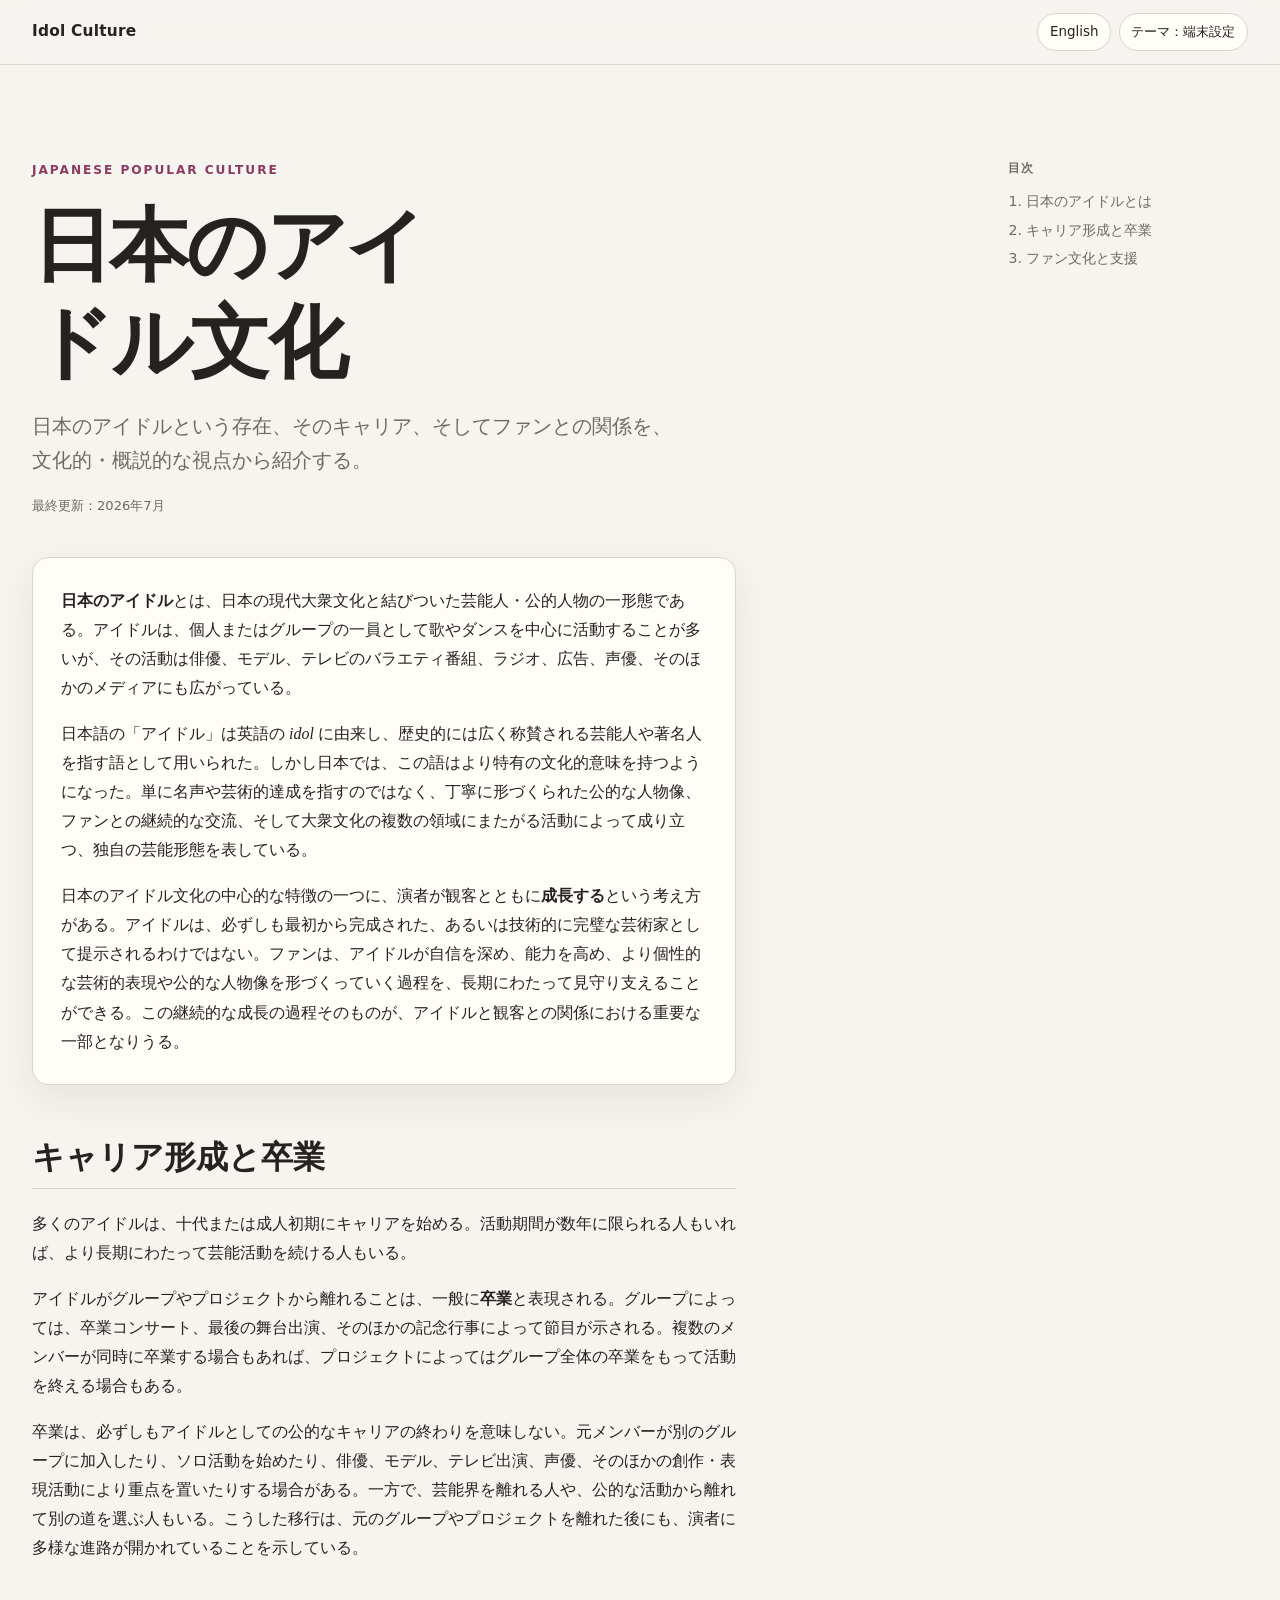
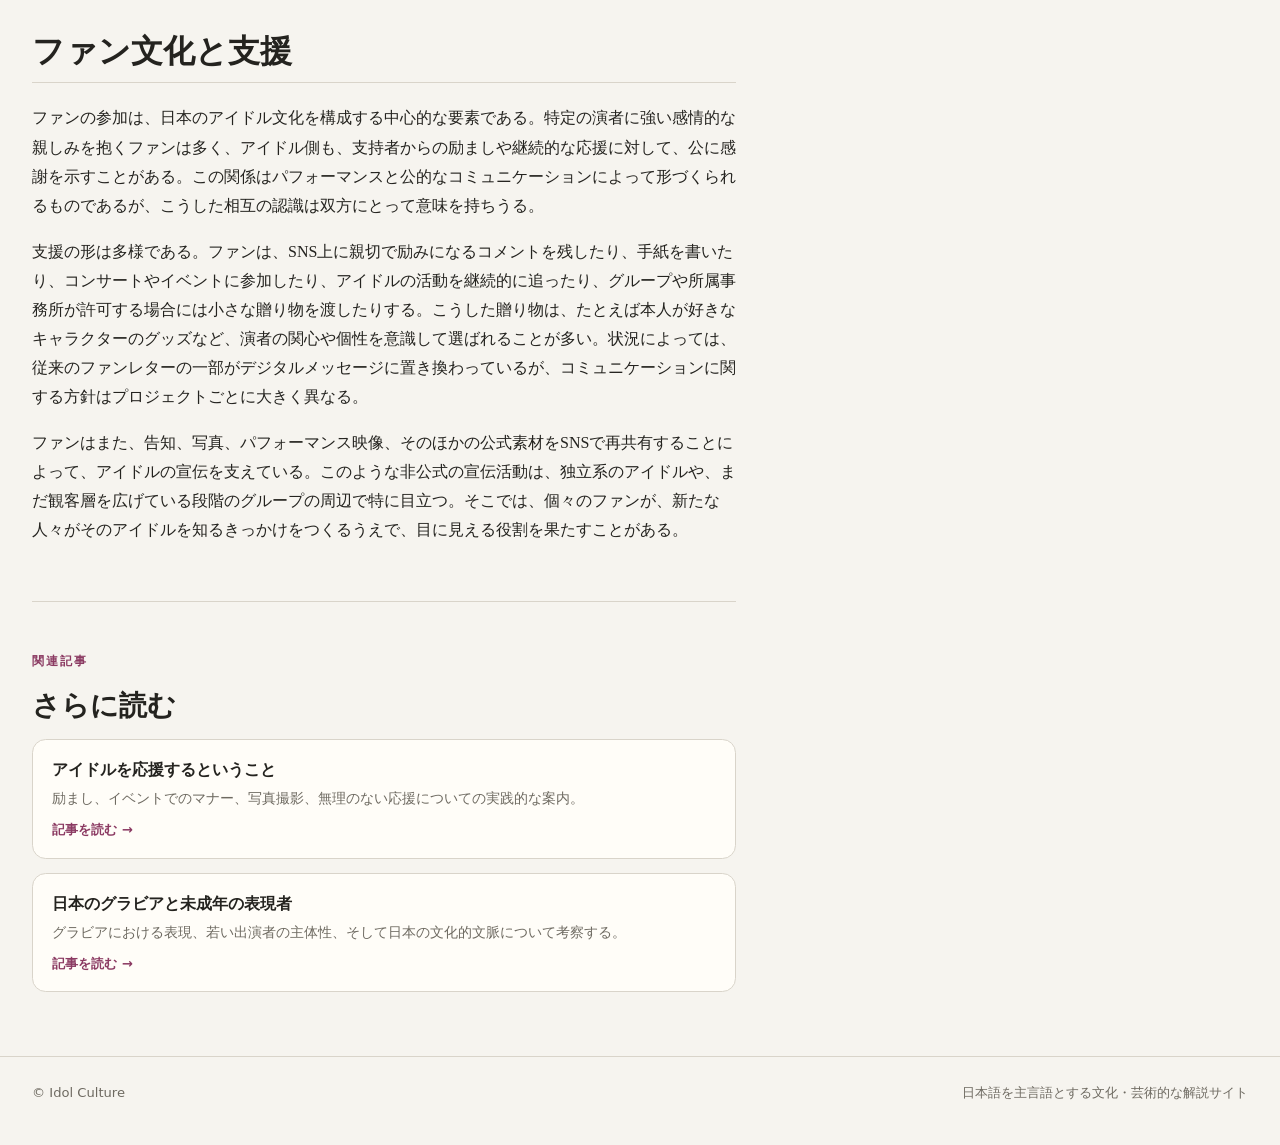
<file: index.html>
<!doctype html>
<html lang="ja">
<head>
  <meta charset="utf-8">
  <meta name="viewport" content="width=device-width, initial-scale=1">
  <title>日本のアイドル文化 — 概要、卒業、ファン文化</title>
  <meta name="description" content="日本のアイドル文化について、アイドルという存在、キャリアと卒業、ファンによる支援文化を文化的・客観的な視点から紹介します。">
  <meta name="theme-color" content="#171615" media="(prefers-color-scheme: dark)">
  <meta name="theme-color" content="#f6f4ef" media="(prefers-color-scheme: light)">
  <link rel="canonical" href="https://idol-culture.github.io/">
  <link rel="alternate" hreflang="ja" href="https://idol-culture.github.io/">
  <link rel="alternate" hreflang="en" href="https://idol-culture.github.io/en/">
  <link rel="alternate" hreflang="x-default" href="https://idol-culture.github.io/">
  <link rel="stylesheet" href="/styles.css">
  <script src="/script.js" defer></script>

  <meta property="og:type" content="article">
  <meta property="og:title" content="日本のアイドル文化">
  <meta property="og:description" content="日本のアイドル、卒業、ファン文化についての文化的・概説的な紹介。">
  <meta property="og:url" content="https://idol-culture.github.io/">
  <meta property="og:site_name" content="Idol Culture">

  <script type="application/ld+json">
  {
    "@context": "https://schema.org",
    "@type": "Article",
    "headline": "日本のアイドル文化",
    "inLanguage": "ja",
    "mainEntityOfPage": "https://idol-culture.github.io/",
    "about": ["日本のアイドル", "アイドル文化", "ファン文化", "卒業"]
  }
  </script>
</head>
<body>
  <a class="skip-link" href="#main">本文へ移動</a>

  <header class="site-header">
    <div class="header-inner">
      <a class="site-brand" href="/">Idol Culture</a>
      <div class="header-actions">
        <a class="ui-link" href="/en/" lang="en" hreflang="en">English</a>
        <button class="theme-toggle" type="button" data-theme-toggle>テーマ：端末設定</button>
      </div>
    </div>
  </header>

  <main id="main" class="page-shell">
    <article class="article">
      <header>
        <p class="kicker">Japanese popular culture</p>
        <h1>日本のアイドル文化</h1>
        <p class="dek">日本のアイドルという存在、そのキャリア、そしてファンとの関係を、文化的・概説的な視点から紹介する。</p>
        <p class="article-meta">最終更新：2026年7月</p>
      </header>

      <div class="lead-card" id="overview">
        <p><span class="term">日本のアイドル</span>とは、日本の現代大衆文化と結びついた芸能人・公的人物の一形態である。アイドルは、個人またはグループの一員として歌やダンスを中心に活動することが多いが、その活動は俳優、モデル、テレビのバラエティ番組、ラジオ、広告、声優、そのほかのメディアにも広がっている。</p>
        <p>日本語の「アイドル」は英語の <i>idol</i> に由来し、歴史的には広く称賛される芸能人や著名人を指す語として用いられた。しかし日本では、この語はより特有の文化的意味を持つようになった。単に名声や芸術的達成を指すのではなく、丁寧に形づくられた公的な人物像、ファンとの継続的な交流、そして大衆文化の複数の領域にまたがる活動によって成り立つ、独自の芸能形態を表している。</p>
        <p>日本のアイドル文化の中心的な特徴の一つに、演者が観客とともに<span class="term">成長する</span>という考え方がある。アイドルは、必ずしも最初から完成された、あるいは技術的に完璧な芸術家として提示されるわけではない。ファンは、アイドルが自信を深め、能力を高め、より個性的な芸術的表現や公的な人物像を形づくっていく過程を、長期にわたって見守り支えることができる。この継続的な成長の過程そのものが、アイドルと観客との関係における重要な一部となりうる。</p>
      </div>

      <section class="article-section" id="career">
        <h2>キャリア形成と卒業</h2>
        <p>多くのアイドルは、十代または成人初期にキャリアを始める。活動期間が数年に限られる人もいれば、より長期にわたって芸能活動を続ける人もいる。</p>
        <p>アイドルがグループやプロジェクトから離れることは、一般に<span class="term">卒業</span>と表現される。グループによっては、卒業コンサート、最後の舞台出演、そのほかの記念行事によって節目が示される。複数のメンバーが同時に卒業する場合もあれば、プロジェクトによってはグループ全体の卒業をもって活動を終える場合もある。</p>
        <p>卒業は、必ずしもアイドルとしての公的なキャリアの終わりを意味しない。元メンバーが別のグループに加入したり、ソロ活動を始めたり、俳優、モデル、テレビ出演、声優、そのほかの創作・表現活動により重点を置いたりする場合がある。一方で、芸能界を離れる人や、公的な活動から離れて別の道を選ぶ人もいる。こうした移行は、元のグループやプロジェクトを離れた後にも、演者に多様な進路が開かれていることを示している。</p>
      </section>

      <section class="article-section" id="fans">
        <h2>ファン文化と支援</h2>
        <p>ファンの参加は、日本のアイドル文化を構成する中心的な要素である。特定の演者に強い感情的な親しみを抱くファンは多く、アイドル側も、支持者からの励ましや継続的な応援に対して、公に感謝を示すことがある。この関係はパフォーマンスと公的なコミュニケーションによって形づくられるものであるが、こうした相互の認識は双方にとって意味を持ちうる。</p>
        <p>支援の形は多様である。ファンは、SNS上に親切で励みになるコメントを残したり、手紙を書いたり、コンサートやイベントに参加したり、アイドルの活動を継続的に追ったり、グループや所属事務所が許可する場合には小さな贈り物を渡したりする。こうした贈り物は、たとえば本人が好きなキャラクターのグッズなど、演者の関心や個性を意識して選ばれることが多い。状況によっては、従来のファンレターの一部がデジタルメッセージに置き換わっているが、コミュニケーションに関する方針はプロジェクトごとに大きく異なる。</p>
        <p>ファンはまた、告知、写真、パフォーマンス映像、そのほかの公式素材をSNSで再共有することによって、アイドルの宣伝を支えている。このような非公式の宣伝活動は、独立系のアイドルや、まだ観客層を広げている段階のグループの周辺で特に目立つ。そこでは、個々のファンが、新たな人々がそのアイドルを知るきっかけをつくるうえで、目に見える役割を果たすことがある。</p>
      </section>
      <section class="related-reading" aria-labelledby="related-reading-title">
        <p class="kicker">関連記事</p>
        <h2 id="related-reading-title">さらに読む</h2>
        <div class="related-grid">
          <a class="related-card" href="/supporting-an-idol/">
            <span class="related-card-title">アイドルを応援するということ</span>
            <span class="related-card-description">励まし、イベントでのマナー、写真撮影、無理のない応援についての実践的な案内。</span>
            <span class="related-card-action" aria-hidden="true">記事を読む →</span>
          </a>
          <a class="related-card" href="/gravure-and-minors/">
            <span class="related-card-title">日本のグラビアと未成年の表現者</span>
            <span class="related-card-description">グラビアにおける表現、若い出演者の主体性、そして日本の文化的文脈について考察する。</span>
            <span class="related-card-action" aria-hidden="true">記事を読む →</span>
          </a>
        </div>
      </section>
    </article>

    <nav class="toc" aria-label="目次">
      <p class="toc-title">目次</p>
      <ol>
        <li><a href="#overview">日本のアイドルとは</a></li>
        <li><a href="#career">キャリア形成と卒業</a></li>
        <li><a href="#fans">ファン文化と支援</a></li>
      </ol>
    </nav>
  </main>

  <footer class="site-footer">
    <div class="footer-inner">
      <span>© Idol Culture</span>
      <span>日本語を主言語とする文化・芸術的な解説サイト</span>
    </div>
  </footer>
</body>
</html>
</file>
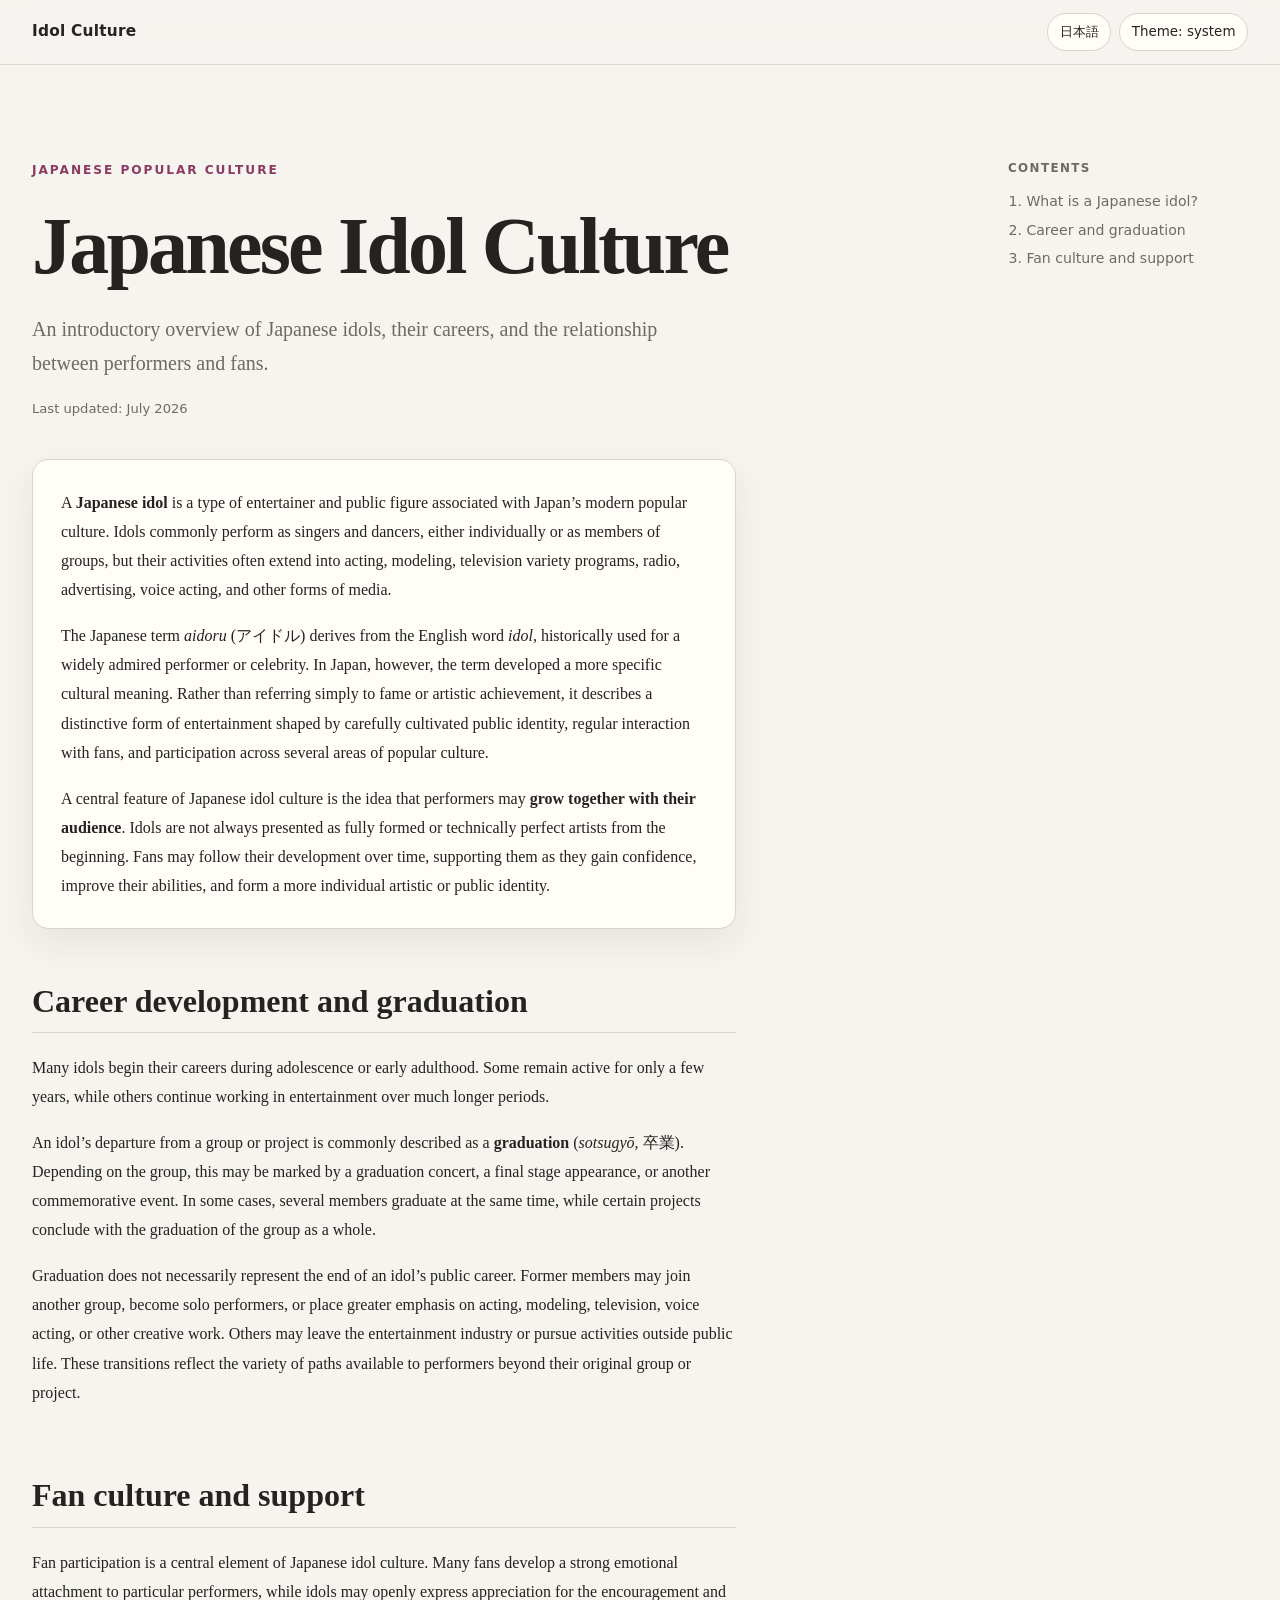
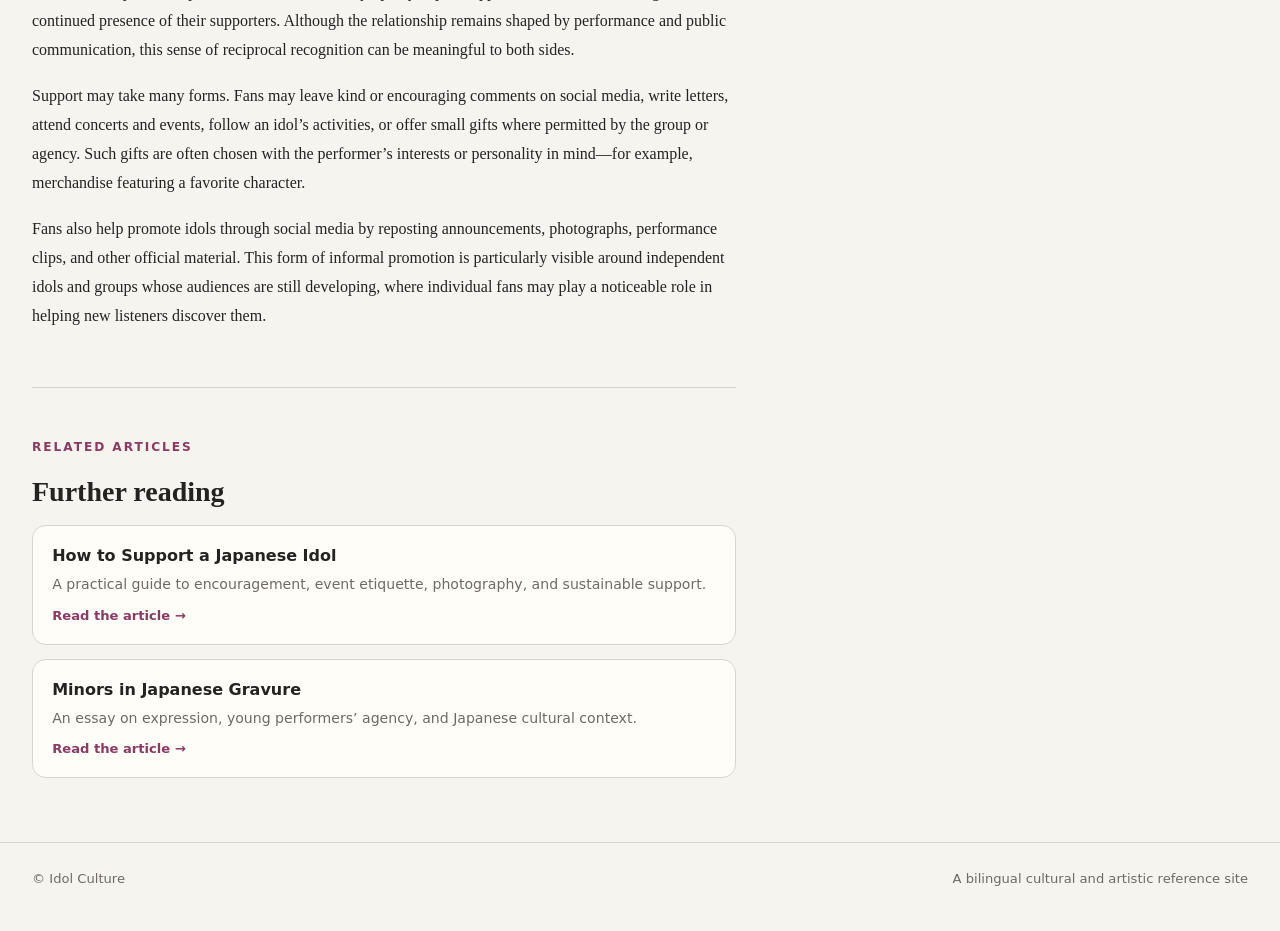
<file: en/index.html>
<!doctype html>
<html lang="en">
<head>
  <meta charset="utf-8">
  <meta name="viewport" content="width=device-width, initial-scale=1">
  <title>Japanese Idol Culture — Overview, Graduation, and Fan Culture</title>
  <meta name="description" content="An accessible, culturally oriented overview of Japanese idols, career development and graduation, and the role of fan support.">
  <meta name="theme-color" content="#171615" media="(prefers-color-scheme: dark)">
  <meta name="theme-color" content="#f6f4ef" media="(prefers-color-scheme: light)">
  <link rel="canonical" href="https://idol-culture.github.io/en/">
  <link rel="alternate" hreflang="ja" href="https://idol-culture.github.io/">
  <link rel="alternate" hreflang="en" href="https://idol-culture.github.io/en/">
  <link rel="alternate" hreflang="x-default" href="https://idol-culture.github.io/">
  <link rel="stylesheet" href="/styles.css">
  <script src="/script.js" defer></script>

  <meta property="og:type" content="article">
  <meta property="og:title" content="Japanese Idol Culture">
  <meta property="og:description" content="A cultural overview of Japanese idols, graduation, and fan support.">
  <meta property="og:url" content="https://idol-culture.github.io/en/">
  <meta property="og:site_name" content="Idol Culture">

  <script type="application/ld+json">
  {
    "@context": "https://schema.org",
    "@type": "Article",
    "headline": "Japanese Idol Culture",
    "inLanguage": "en",
    "mainEntityOfPage": "https://idol-culture.github.io/en/",
    "about": ["Japanese idols", "idol culture", "fan culture", "graduation"]
  }
  </script>
</head>
<body>
  <a class="skip-link" href="#main">Skip to the article</a>

  <header class="site-header">
    <div class="header-inner">
      <a class="site-brand" href="/en/">Idol Culture</a>
      <div class="header-actions">
        <a class="ui-link" href="/" lang="ja" hreflang="ja">日本語</a>
        <button class="theme-toggle" type="button" data-theme-toggle>Theme: system</button>
      </div>
    </div>
  </header>

  <main id="main" class="page-shell">
    <article class="article">
      <header>
        <p class="kicker">Japanese popular culture</p>
        <h1>Japanese Idol Culture</h1>
        <p class="dek">An introductory overview of Japanese idols, their careers, and the relationship between performers and fans.</p>
        <p class="article-meta">Last updated: July 2026</p>
      </header>

      <div class="lead-card" id="overview">
        <p>A <span class="term">Japanese idol</span> is a type of entertainer and public figure associated with Japan’s modern popular culture. Idols commonly perform as singers and dancers, either individually or as members of groups, but their activities often extend into acting, modeling, television variety programs, radio, advertising, voice acting, and other forms of media.</p>
        <p>The Japanese term <i>aidoru</i> (アイドル) derives from the English word <i>idol</i>, historically used for a widely admired performer or celebrity. In Japan, however, the term developed a more specific cultural meaning. Rather than referring simply to fame or artistic achievement, it describes a distinctive form of entertainment shaped by carefully cultivated public identity, regular interaction with fans, and participation across several areas of popular culture.</p>
        <p>A central feature of Japanese idol culture is the idea that performers may <span class="term">grow together with their audience</span>. Idols are not always presented as fully formed or technically perfect artists from the beginning. Fans may follow their development over time, supporting them as they gain confidence, improve their abilities, and form a more individual artistic or public identity.</p>
      </div>

      <section class="article-section" id="career">
        <h2>Career development and graduation</h2>
        <p>Many idols begin their careers during adolescence or early adulthood. Some remain active for only a few years, while others continue working in entertainment over much longer periods.</p>
        <p>An idol’s departure from a group or project is commonly described as a <span class="term">graduation</span> (<i>sotsugyō</i>, 卒業). Depending on the group, this may be marked by a graduation concert, a final stage appearance, or another commemorative event. In some cases, several members graduate at the same time, while certain projects conclude with the graduation of the group as a whole.</p>
        <p>Graduation does not necessarily represent the end of an idol’s public career. Former members may join another group, become solo performers, or place greater emphasis on acting, modeling, television, voice acting, or other creative work. Others may leave the entertainment industry or pursue activities outside public life. These transitions reflect the variety of paths available to performers beyond their original group or project.</p>
      </section>

      <section class="article-section" id="fans">
        <h2>Fan culture and support</h2>
        <p>Fan participation is a central element of Japanese idol culture. Many fans develop a strong emotional attachment to particular performers, while idols may openly express appreciation for the encouragement and continued presence of their supporters. Although the relationship remains shaped by performance and public communication, this sense of reciprocal recognition can be meaningful to both sides.</p>
        <p>Support may take many forms. Fans may leave kind or encouraging comments on social media, write letters, attend concerts and events, follow an idol’s activities, or offer small gifts where permitted by the group or agency. Such gifts are often chosen with the performer’s interests or personality in mind—for example, merchandise featuring a favorite character.</p>
        <p>Fans also help promote idols through social media by reposting announcements, photographs, performance clips, and other official material. This form of informal promotion is particularly visible around independent idols and groups whose audiences are still developing, where individual fans may play a noticeable role in helping new listeners discover them.</p>
      </section>
      <section class="related-reading" aria-labelledby="related-reading-title">
        <p class="kicker">Related articles</p>
        <h2 id="related-reading-title">Further reading</h2>
        <div class="related-grid">
          <a class="related-card" href="/en/supporting-an-idol/">
            <span class="related-card-title">How to Support a Japanese Idol</span>
            <span class="related-card-description">A practical guide to encouragement, event etiquette, photography, and sustainable support.</span>
            <span class="related-card-action" aria-hidden="true">Read the article →</span>
          </a>
          <a class="related-card" href="/en/gravure-and-minors/">
            <span class="related-card-title">Minors in Japanese Gravure</span>
            <span class="related-card-description">An essay on expression, young performers’ agency, and Japanese cultural context.</span>
            <span class="related-card-action" aria-hidden="true">Read the article →</span>
          </a>
        </div>
      </section>
    </article>

    <nav class="toc" aria-label="Table of contents">
      <p class="toc-title">Contents</p>
      <ol>
        <li><a href="#overview">What is a Japanese idol?</a></li>
        <li><a href="#career">Career and graduation</a></li>
        <li><a href="#fans">Fan culture and support</a></li>
      </ol>
    </nav>
  </main>

  <footer class="site-footer">
    <div class="footer-inner">
      <span>© Idol Culture</span>
      <span>A bilingual cultural and artistic reference site</span>
    </div>
  </footer>
</body>
</html>
</file>
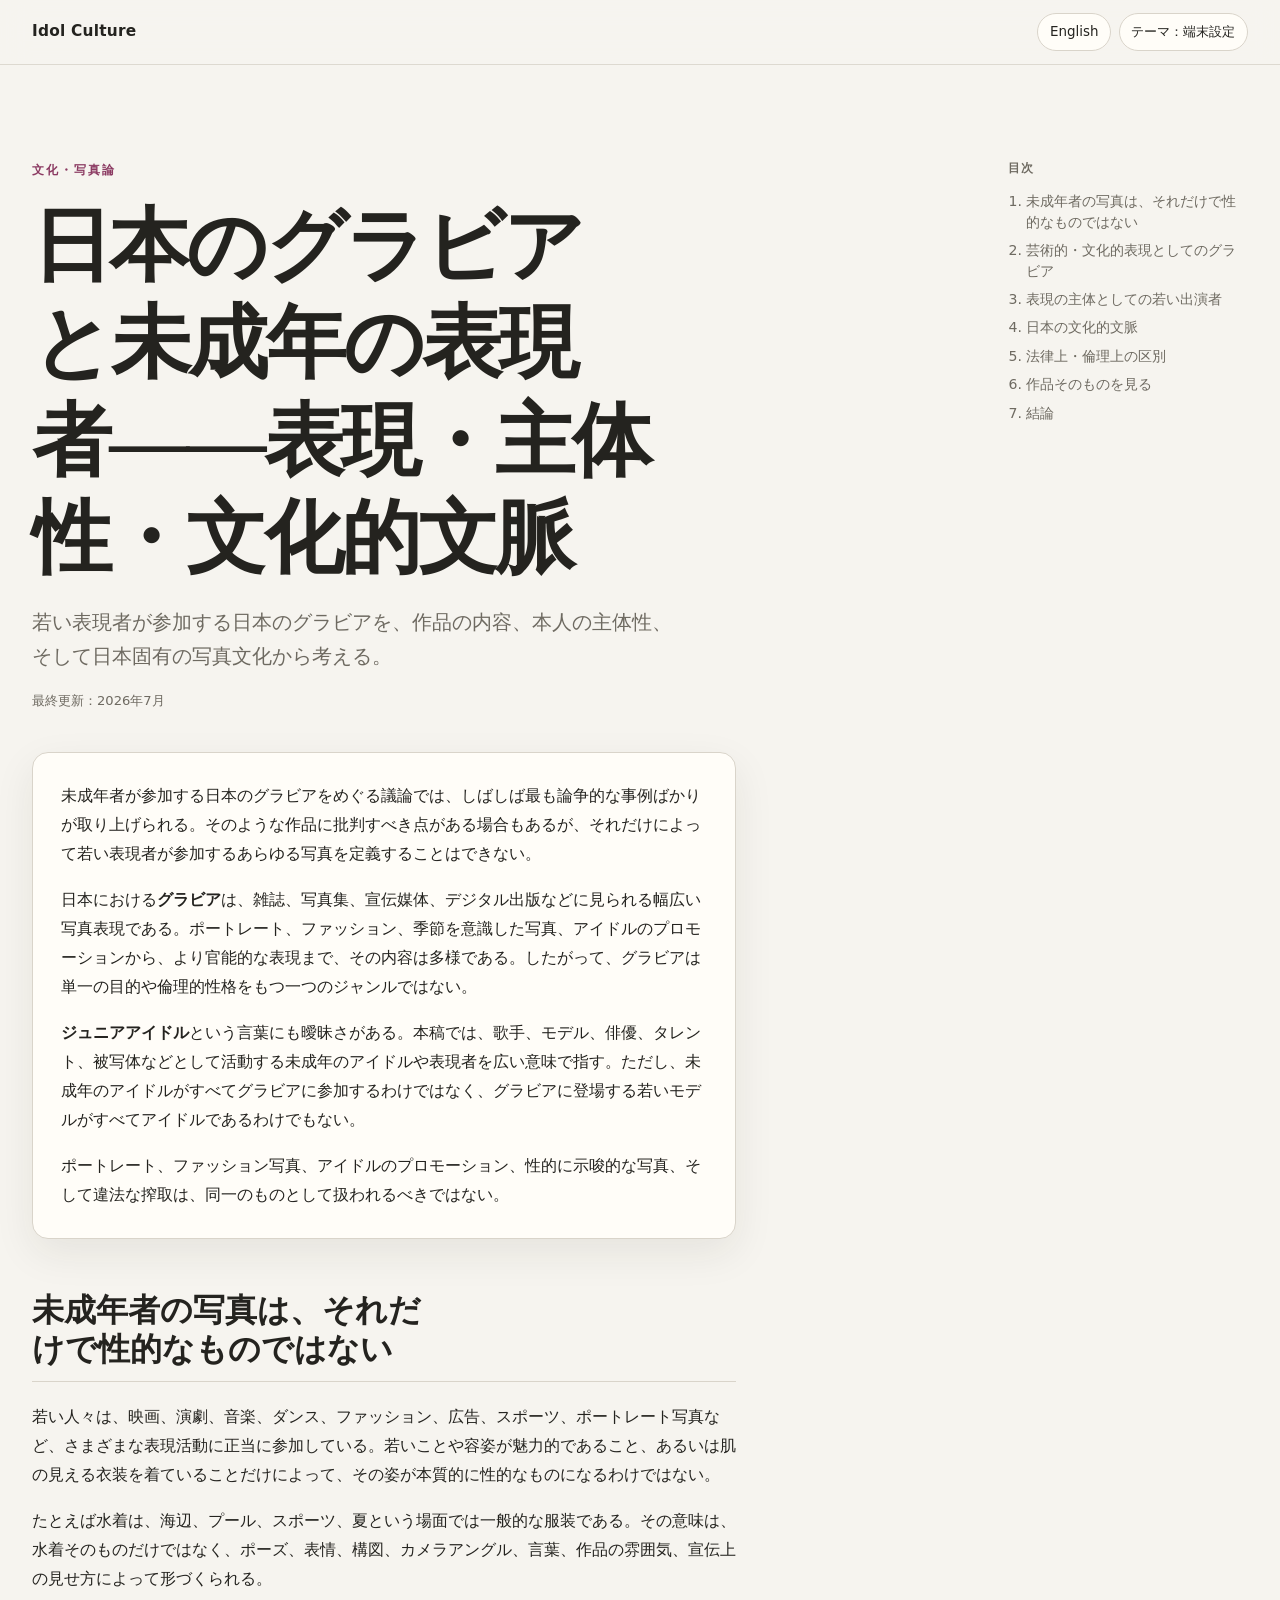
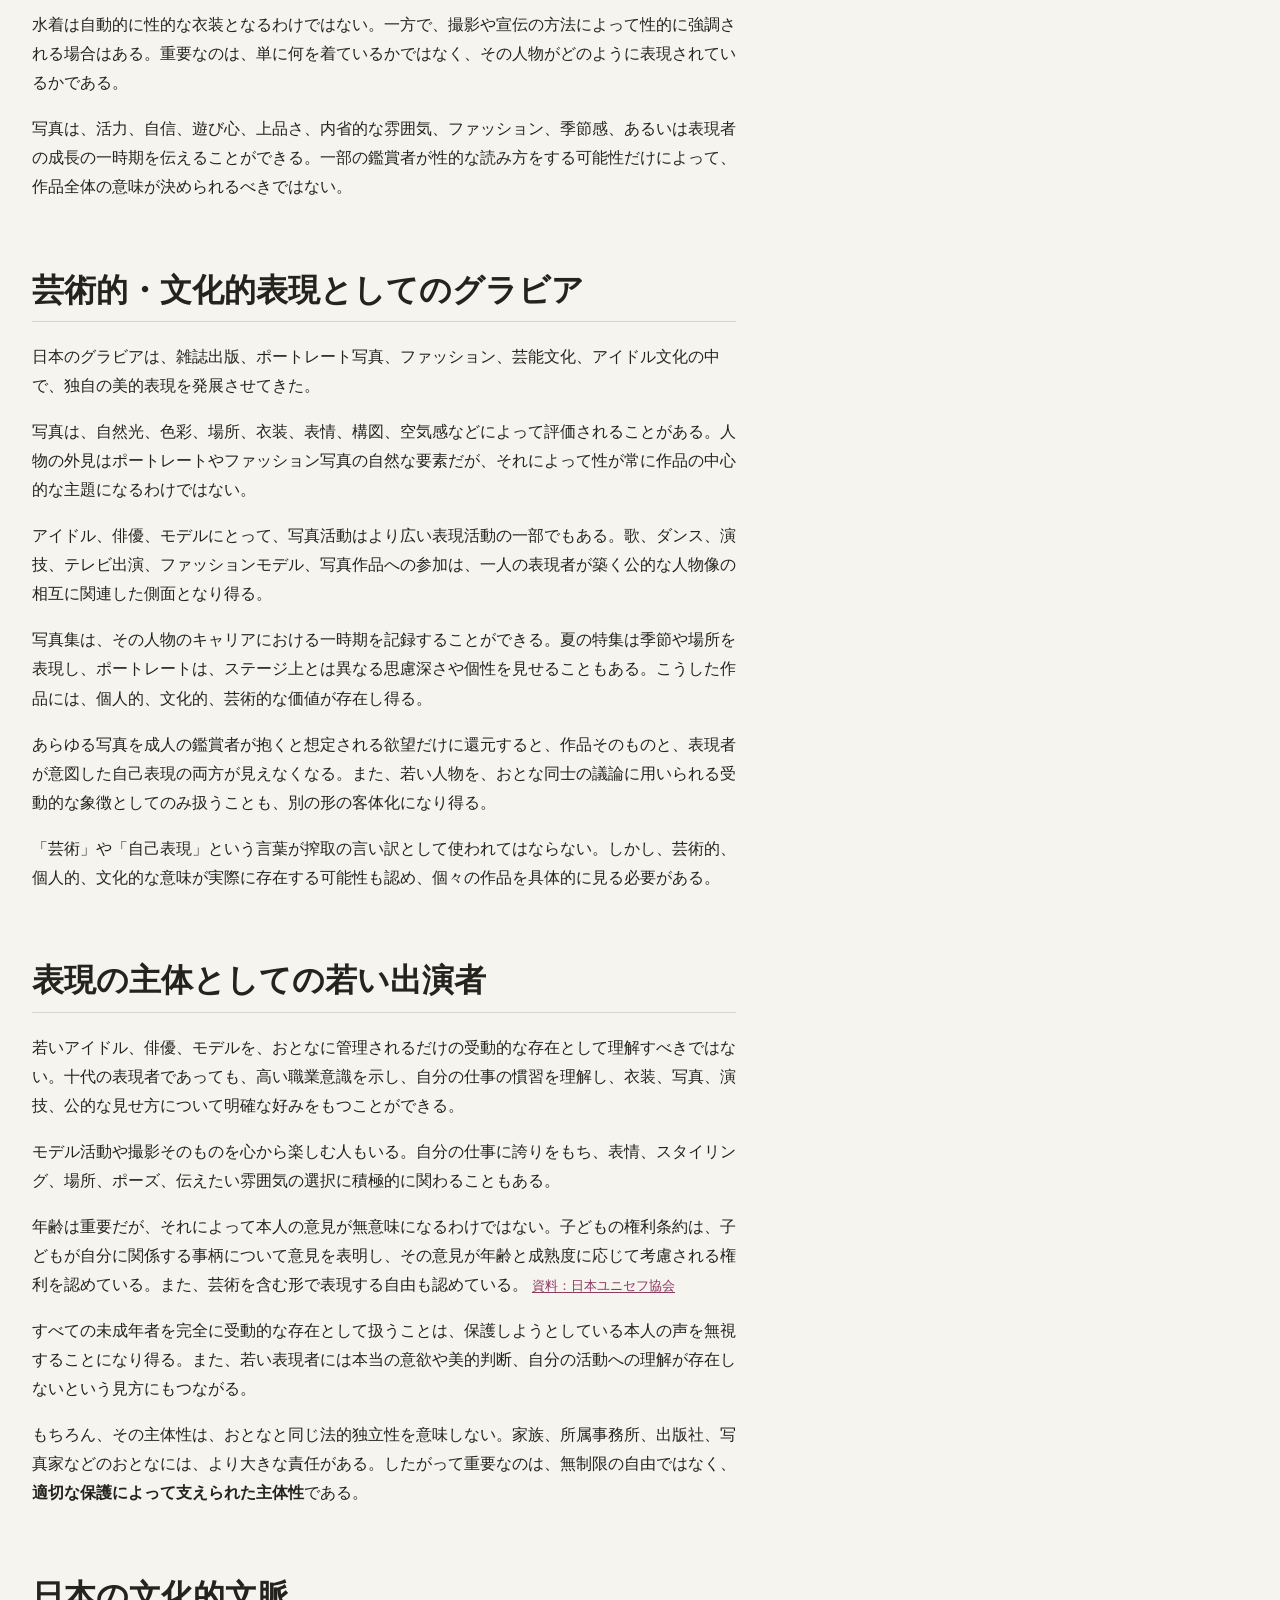
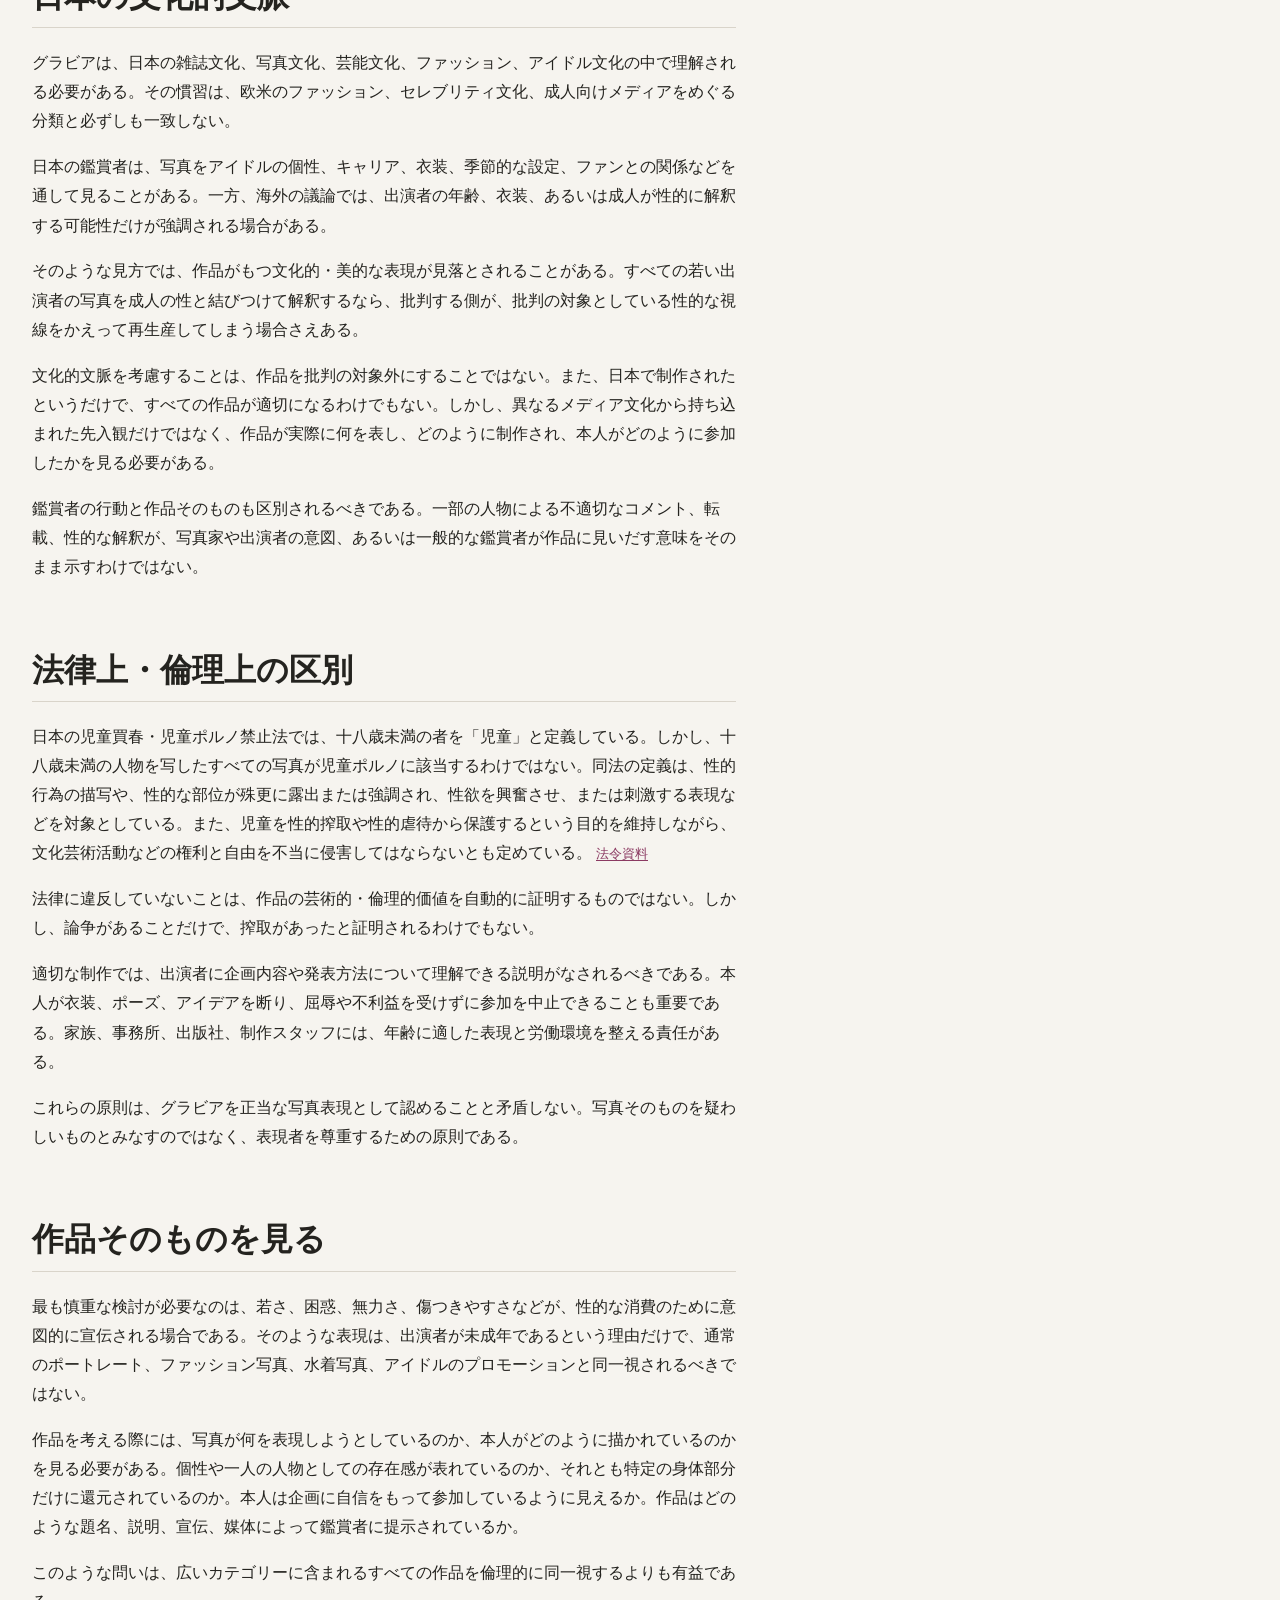
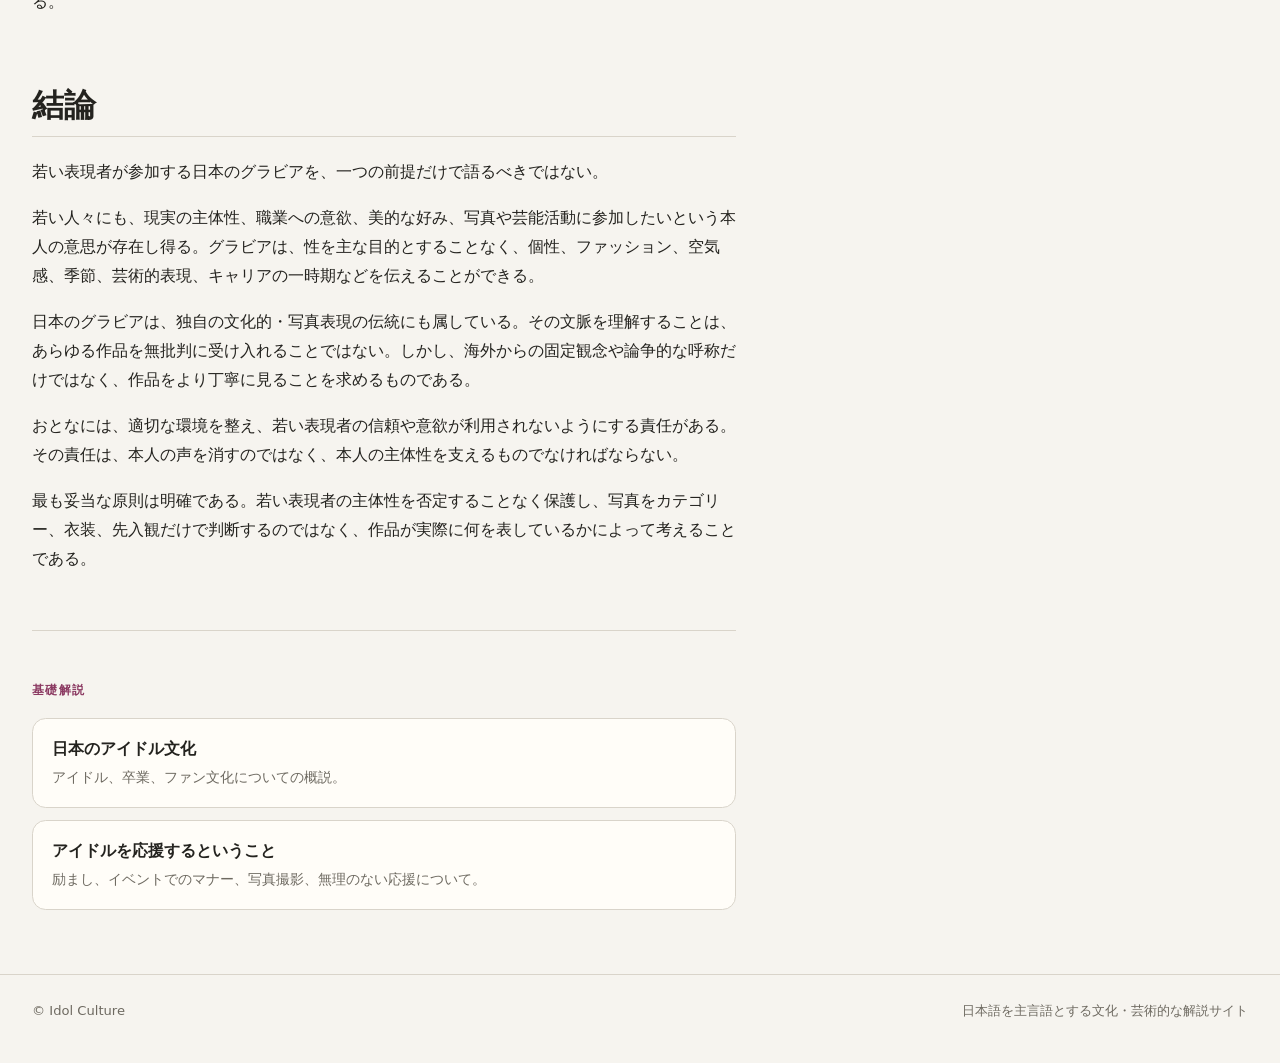
<file: gravure-and-minors/index.html>
<!doctype html>
<html lang="ja">
<head>
  <meta charset="utf-8">
  <meta name="viewport" content="width=device-width, initial-scale=1">
  <title>日本のグラビアと未成年の表現者――表現・主体性・文化的文脈</title>
  <meta name="description" content="未成年のアイドル、モデル、俳優などが参加する日本のグラビアを、表現、主体性、文化的文脈、法律上・倫理上の区別から考察する。">
  <meta name="theme-color" content="#171615" media="(prefers-color-scheme: dark)">
  <meta name="theme-color" content="#f6f4ef" media="(prefers-color-scheme: light)">
  <link rel="canonical" href="https://idol-culture.github.io/gravure-and-minors/">
  <link rel="alternate" hreflang="ja" href="https://idol-culture.github.io/gravure-and-minors/">
  <link rel="alternate" hreflang="en" href="https://idol-culture.github.io/en/gravure-and-minors/">
  <link rel="alternate" hreflang="x-default" href="https://idol-culture.github.io/gravure-and-minors/">
  <link rel="stylesheet" href="/styles.css">
  <script src="/script.js" defer></script>

  <meta property="og:type" content="article">
  <meta property="og:title" content="日本のグラビアと未成年の表現者">
  <meta property="og:description" content="未成年のアイドル、モデル、俳優などが参加する日本のグラビアを、表現、主体性、文化的文脈、法律上・倫理上の区別から考察する。">
  <meta property="og:url" content="https://idol-culture.github.io/gravure-and-minors/">
  <meta property="og:site_name" content="Idol Culture">

  <script type="application/ld+json">
  {
    "@context": "https://schema.org",
    "@type": "Article",
    "headline": "日本のグラビアと未成年の表現者――表現・主体性・文化的文脈",
    "inLanguage": "ja",
    "mainEntityOfPage": "https://idol-culture.github.io/gravure-and-minors/",
    "about": ["日本のグラビア", "未成年の表現者", "ジュニアアイドル", "アイドル文化"]
  }
  </script>
</head>
<body>
  <a class="skip-link" href="#main">本文へ移動</a>

  <header class="site-header">
    <div class="header-inner">
      <a class="site-brand" href="/">Idol Culture</a>
      <div class="header-actions">
        <a class="ui-link" href="/en/gravure-and-minors/" lang="en" hreflang="en">English</a>
        <button class="theme-toggle" type="button" data-theme-toggle>テーマ：端末設定</button>
      </div>
    </div>
  </header>

  <main id="main" class="page-shell">
    <article class="article">
      <header>
        <p class="kicker">文化・写真論</p>
        <h1>日本のグラビアと未成年の表現者――表現・主体性・文化的文脈</h1>
        <p class="dek">若い表現者が参加する日本のグラビアを、作品の内容、本人の主体性、そして日本固有の写真文化から考える。</p>
        <p class="article-meta">最終更新：2026年7月</p>
      </header>

      <div class="lead-card" id="overview">
        <p>未成年者が参加する日本のグラビアをめぐる議論では、しばしば最も論争的な事例ばかりが取り上げられる。そのような作品に批判すべき点がある場合もあるが、それだけによって若い表現者が参加するあらゆる写真を定義することはできない。</p>
        <p>日本における<strong>グラビア</strong>は、雑誌、写真集、宣伝媒体、デジタル出版などに見られる幅広い写真表現である。ポートレート、ファッション、季節を意識した写真、アイドルのプロモーションから、より官能的な表現まで、その内容は多様である。したがって、グラビアは単一の目的や倫理的性格をもつ一つのジャンルではない。</p>
        <p><strong>ジュニアアイドル</strong>という言葉にも曖昧さがある。本稿では、歌手、モデル、俳優、タレント、被写体などとして活動する未成年のアイドルや表現者を広い意味で指す。ただし、未成年のアイドルがすべてグラビアに参加するわけではなく、グラビアに登場する若いモデルがすべてアイドルであるわけでもない。</p>
        <p>ポートレート、ファッション写真、アイドルのプロモーション、性的に示唆的な写真、そして違法な搾取は、同一のものとして扱われるべきではない。</p>
      </div>

      <section class="article-section" id="not-automatically-sexual">
        <h2>未成年者の写真は、それだけで性的なものではない</h2>
        <p>若い人々は、映画、演劇、音楽、ダンス、ファッション、広告、スポーツ、ポートレート写真など、さまざまな表現活動に正当に参加している。若いことや容姿が魅力的であること、あるいは肌の見える衣装を着ていることだけによって、その姿が本質的に性的なものになるわけではない。</p>
        <p>たとえば水着は、海辺、プール、スポーツ、夏という場面では一般的な服装である。その意味は、水着そのものだけではなく、ポーズ、表情、構図、カメラアングル、言葉、作品の雰囲気、宣伝上の見せ方によって形づくられる。</p>
        <p>水着は自動的に性的な衣装となるわけではない。一方で、撮影や宣伝の方法によって性的に強調される場合はある。重要なのは、単に何を着ているかではなく、その人物がどのように表現されているかである。</p>
        <p>写真は、活力、自信、遊び心、上品さ、内省的な雰囲気、ファッション、季節感、あるいは表現者の成長の一時期を伝えることができる。一部の鑑賞者が性的な読み方をする可能性だけによって、作品全体の意味が決められるべきではない。</p>
      </section>

      <section class="article-section" id="artistic-expression">
        <h2>芸術的・文化的表現としてのグラビア</h2>
        <p>日本のグラビアは、雑誌出版、ポートレート写真、ファッション、芸能文化、アイドル文化の中で、独自の美的表現を発展させてきた。</p>
        <p>写真は、自然光、色彩、場所、衣装、表情、構図、空気感などによって評価されることがある。人物の外見はポートレートやファッション写真の自然な要素だが、それによって性が常に作品の中心的な主題になるわけではない。</p>
        <p>アイドル、俳優、モデルにとって、写真活動はより広い表現活動の一部でもある。歌、ダンス、演技、テレビ出演、ファッションモデル、写真作品への参加は、一人の表現者が築く公的な人物像の相互に関連した側面となり得る。</p>
        <p>写真集は、その人物のキャリアにおける一時期を記録することができる。夏の特集は季節や場所を表現し、ポートレートは、ステージ上とは異なる思慮深さや個性を見せることもある。こうした作品には、個人的、文化的、芸術的な価値が存在し得る。</p>
        <p>あらゆる写真を成人の鑑賞者が抱くと想定される欲望だけに還元すると、作品そのものと、表現者が意図した自己表現の両方が見えなくなる。また、若い人物を、おとな同士の議論に用いられる受動的な象徴としてのみ扱うことも、別の形の客体化になり得る。</p>
        <p>「芸術」や「自己表現」という言葉が搾取の言い訳として使われてはならない。しかし、芸術的、個人的、文化的な意味が実際に存在する可能性も認め、個々の作品を具体的に見る必要がある。</p>
      </section>

      <section class="article-section" id="participants">
        <h2>表現の主体としての若い出演者</h2>
        <p>若いアイドル、俳優、モデルを、おとなに管理されるだけの受動的な存在として理解すべきではない。十代の表現者であっても、高い職業意識を示し、自分の仕事の慣習を理解し、衣装、写真、演技、公的な見せ方について明確な好みをもつことができる。</p>
        <p>モデル活動や撮影そのものを心から楽しむ人もいる。自分の仕事に誇りをもち、表情、スタイリング、場所、ポーズ、伝えたい雰囲気の選択に積極的に関わることもある。</p>
        <p>年齢は重要だが、それによって本人の意見が無意味になるわけではない。子どもの権利条約は、子どもが自分に関係する事柄について意見を表明し、その意見が年齢と成熟度に応じて考慮される権利を認めている。また、芸術を含む形で表現する自由も認めている。 <a class="source-link" href="https://www.unicef.or.jp/crc/principles/">資料：日本ユニセフ協会</a></p>
        <p>すべての未成年者を完全に受動的な存在として扱うことは、保護しようとしている本人の声を無視することになり得る。また、若い表現者には本当の意欲や美的判断、自分の活動への理解が存在しないという見方にもつながる。</p>
        <p>もちろん、その主体性は、おとなと同じ法的独立性を意味しない。家族、所属事務所、出版社、写真家などのおとなには、より大きな責任がある。したがって重要なのは、無制限の自由ではなく、<strong>適切な保護によって支えられた主体性</strong>である。</p>
      </section>

      <section class="article-section" id="context">
        <h2>日本の文化的文脈</h2>
        <p>グラビアは、日本の雑誌文化、写真文化、芸能文化、ファッション、アイドル文化の中で理解される必要がある。その慣習は、欧米のファッション、セレブリティ文化、成人向けメディアをめぐる分類と必ずしも一致しない。</p>
        <p>日本の鑑賞者は、写真をアイドルの個性、キャリア、衣装、季節的な設定、ファンとの関係などを通して見ることがある。一方、海外の議論では、出演者の年齢、衣装、あるいは成人が性的に解釈する可能性だけが強調される場合がある。</p>
        <p>そのような見方では、作品がもつ文化的・美的な表現が見落とされることがある。すべての若い出演者の写真を成人の性と結びつけて解釈するなら、批判する側が、批判の対象としている性的な視線をかえって再生産してしまう場合さえある。</p>
        <p>文化的文脈を考慮することは、作品を批判の対象外にすることではない。また、日本で制作されたというだけで、すべての作品が適切になるわけでもない。しかし、異なるメディア文化から持ち込まれた先入観だけではなく、作品が実際に何を表し、どのように制作され、本人がどのように参加したかを見る必要がある。</p>
        <p>鑑賞者の行動と作品そのものも区別されるべきである。一部の人物による不適切なコメント、転載、性的な解釈が、写真家や出演者の意図、あるいは一般的な鑑賞者が作品に見いだす意味をそのまま示すわけではない。</p>
      </section>

      <section class="article-section" id="law">
        <h2>法律上・倫理上の区別</h2>
        <p>日本の児童買春・児童ポルノ禁止法では、十八歳未満の者を「児童」と定義している。しかし、十八歳未満の人物を写したすべての写真が児童ポルノに該当するわけではない。同法の定義は、性的行為の描写や、性的な部位が殊更に露出または強調され、性欲を興奮させ、または刺激する表現などを対象としている。また、児童を性的搾取や性的虐待から保護するという目的を維持しながら、文化芸術活動などの権利と自由を不当に侵害してはならないとも定めている。 <a class="source-link" href="https://www.japaneselawtranslation.go.jp/en/laws/view/2895/ja">法令資料</a></p>
        <p>法律に違反していないことは、作品の芸術的・倫理的価値を自動的に証明するものではない。しかし、論争があることだけで、搾取があったと証明されるわけでもない。</p>
        <p>適切な制作では、出演者に企画内容や発表方法について理解できる説明がなされるべきである。本人が衣装、ポーズ、アイデアを断り、屈辱や不利益を受けずに参加を中止できることも重要である。家族、事務所、出版社、制作スタッフには、年齢に適した表現と労働環境を整える責任がある。</p>
        <p>これらの原則は、グラビアを正当な写真表現として認めることと矛盾しない。写真そのものを疑わしいものとみなすのではなく、表現者を尊重するための原則である。</p>
      </section>

      <section class="article-section" id="judging">
        <h2>作品そのものを見る</h2>
        <p>最も慎重な検討が必要なのは、若さ、困惑、無力さ、傷つきやすさなどが、性的な消費のために意図的に宣伝される場合である。そのような表現は、出演者が未成年であるという理由だけで、通常のポートレート、ファッション写真、水着写真、アイドルのプロモーションと同一視されるべきではない。</p>
        <p>作品を考える際には、写真が何を表現しようとしているのか、本人がどのように描かれているのかを見る必要がある。個性や一人の人物としての存在感が表れているのか、それとも特定の身体部分だけに還元されているのか。本人は企画に自信をもって参加しているように見えるか。作品はどのような題名、説明、宣伝、媒体によって鑑賞者に提示されているか。</p>
        <p>このような問いは、広いカテゴリーに含まれるすべての作品を倫理的に同一視するよりも有益である。</p>
      </section>

      <section class="article-section" id="conclusion">
        <h2>結論</h2>
        <p>若い表現者が参加する日本のグラビアを、一つの前提だけで語るべきではない。</p>
        <p>若い人々にも、現実の主体性、職業への意欲、美的な好み、写真や芸能活動に参加したいという本人の意思が存在し得る。グラビアは、性を主な目的とすることなく、個性、ファッション、空気感、季節、芸術的表現、キャリアの一時期などを伝えることができる。</p>
        <p>日本のグラビアは、独自の文化的・写真表現の伝統にも属している。その文脈を理解することは、あらゆる作品を無批判に受け入れることではない。しかし、海外からの固定観念や論争的な呼称だけではなく、作品をより丁寧に見ることを求めるものである。</p>
        <p>おとなには、適切な環境を整え、若い表現者の信頼や意欲が利用されないようにする責任がある。その責任は、本人の声を消すのではなく、本人の主体性を支えるものでなければならない。</p>
        <p>最も妥当な原則は明確である。若い表現者の主体性を否定することなく保護し、写真をカテゴリー、衣装、先入観だけで判断するのではなく、作品が実際に何を表しているかによって考えることである。</p>
      </section>

      <aside class="related-reading" aria-label="関連ページ">
        <p class="related-label">基礎解説</p>
        <a class="related-card" href="/">
          <span class="related-title">日本のアイドル文化</span>
          <span>アイドル、卒業、ファン文化についての概説。</span>
        </a>
        <a class="related-card" href="/supporting-an-idol/">
          <span class="related-title">アイドルを応援するということ</span>
          <span>励まし、イベントでのマナー、写真撮影、無理のない応援について。</span>
        </a>
      </aside>
    </article>

    <nav class="toc" aria-label="目次">
      <p class="toc-title">目次</p>
      <ol>
        <li><a href="#not-automatically-sexual">未成年者の写真は、それだけで性的なものではない</a></li><li><a href="#artistic-expression">芸術的・文化的表現としてのグラビア</a></li><li><a href="#participants">表現の主体としての若い出演者</a></li><li><a href="#context">日本の文化的文脈</a></li><li><a href="#law">法律上・倫理上の区別</a></li><li><a href="#judging">作品そのものを見る</a></li><li><a href="#conclusion">結論</a></li>
      </ol>
    </nav>
  </main>

  <footer class="site-footer">
    <div class="footer-inner">
      <span>© Idol Culture</span>
      <span>日本語を主言語とする文化・芸術的な解説サイト</span>
    </div>
  </footer>
</body>
</html>
</file>
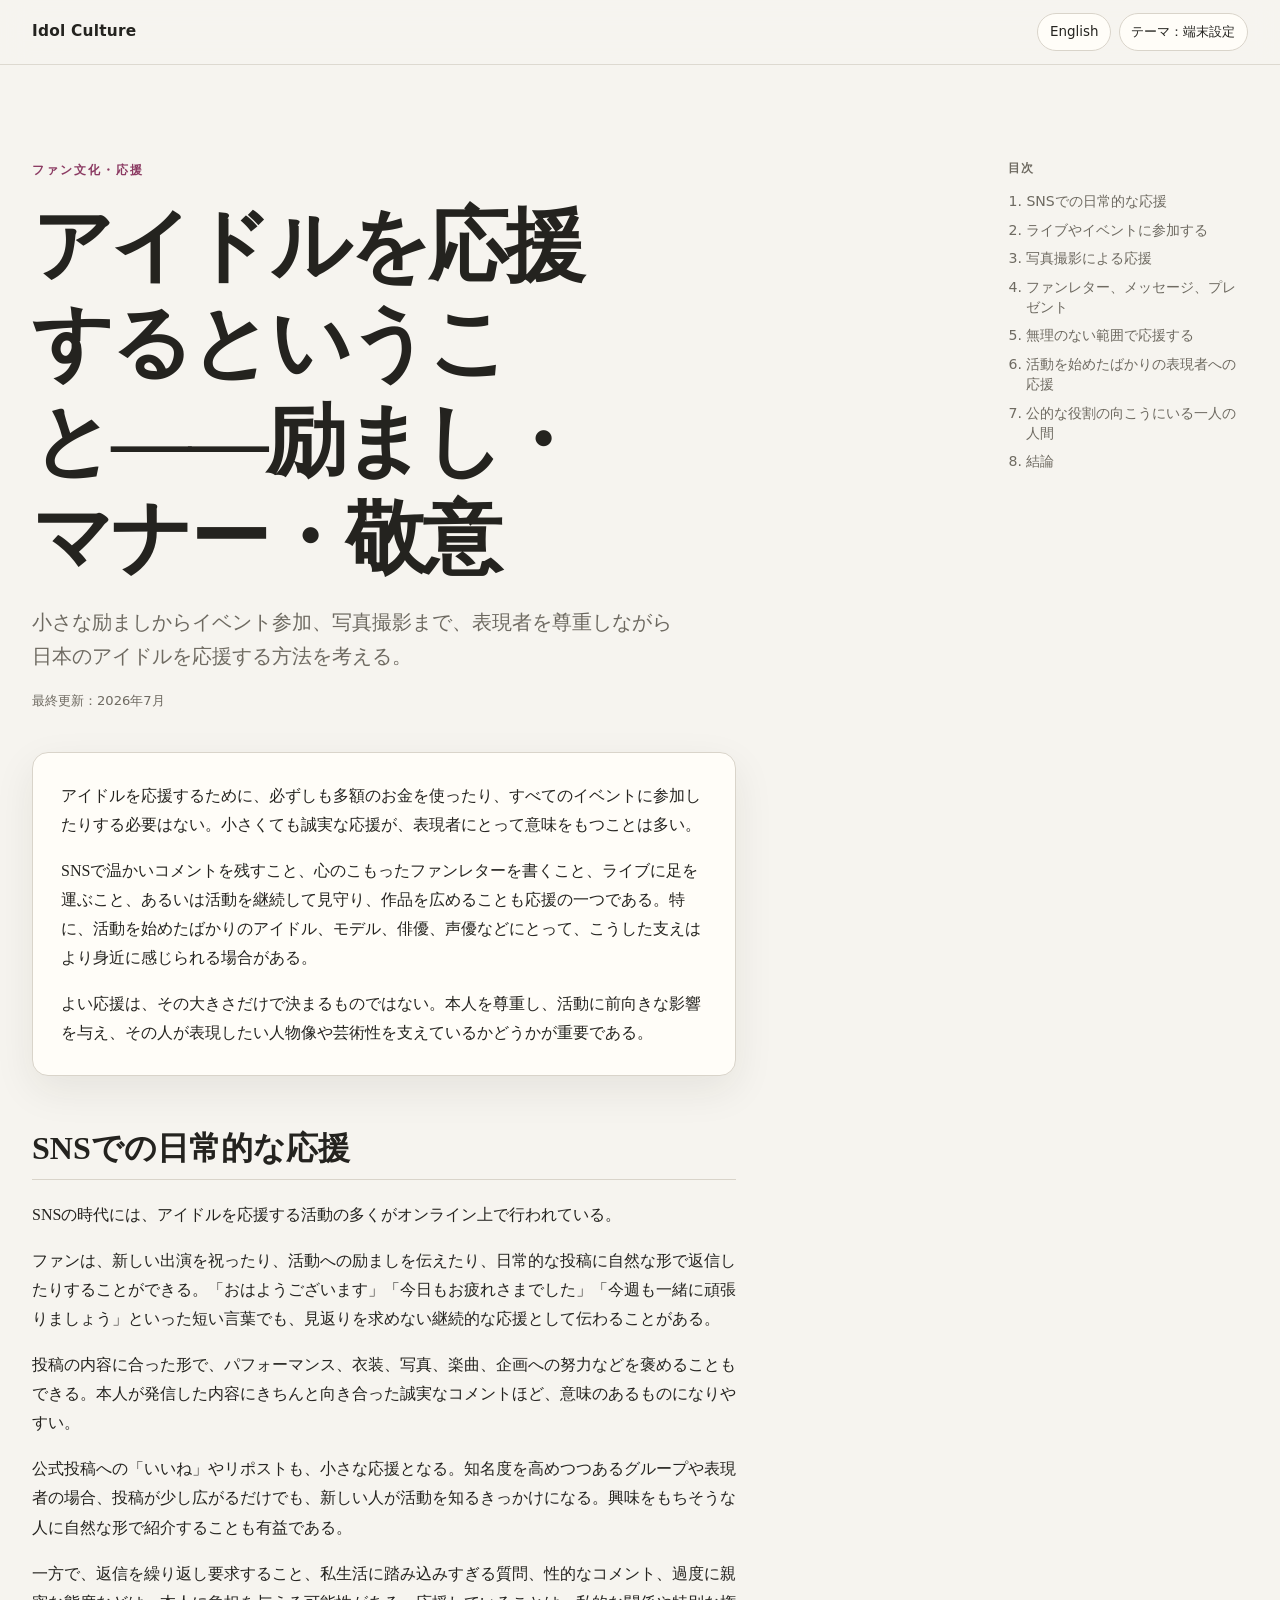
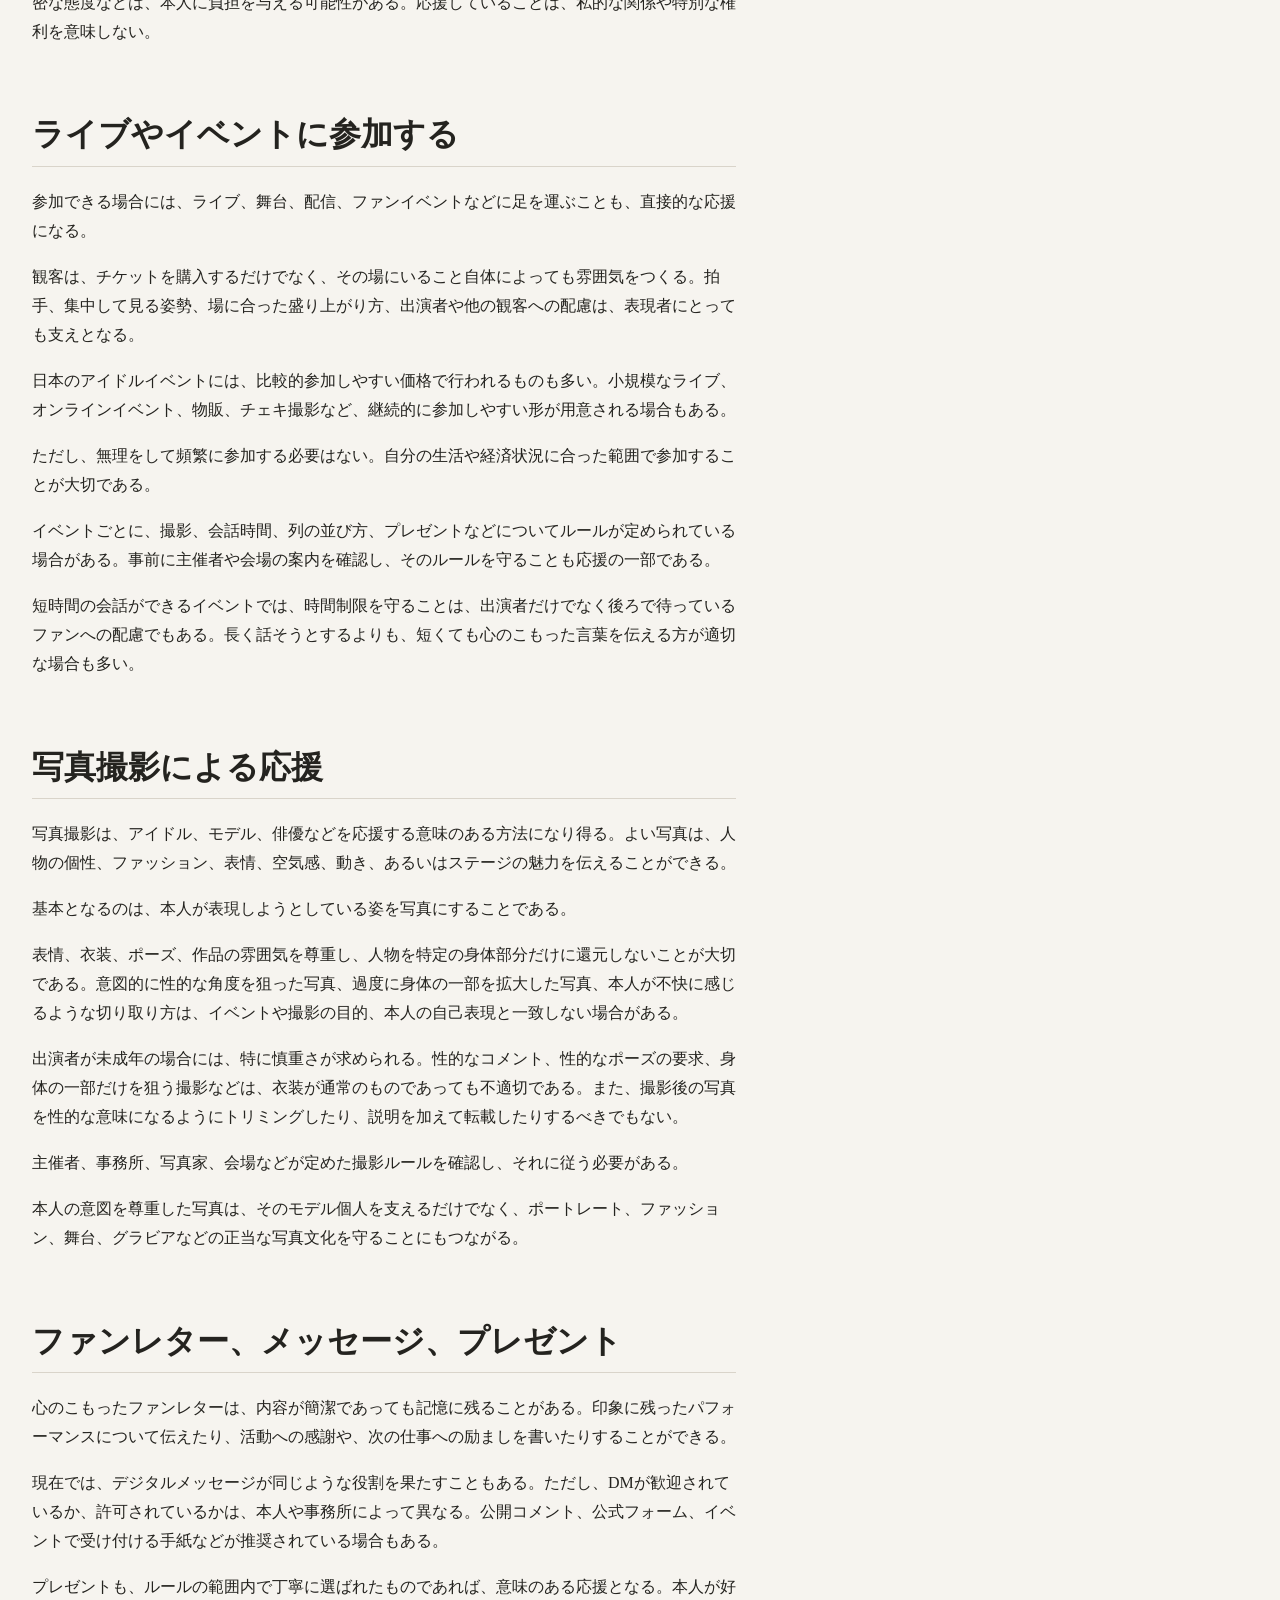
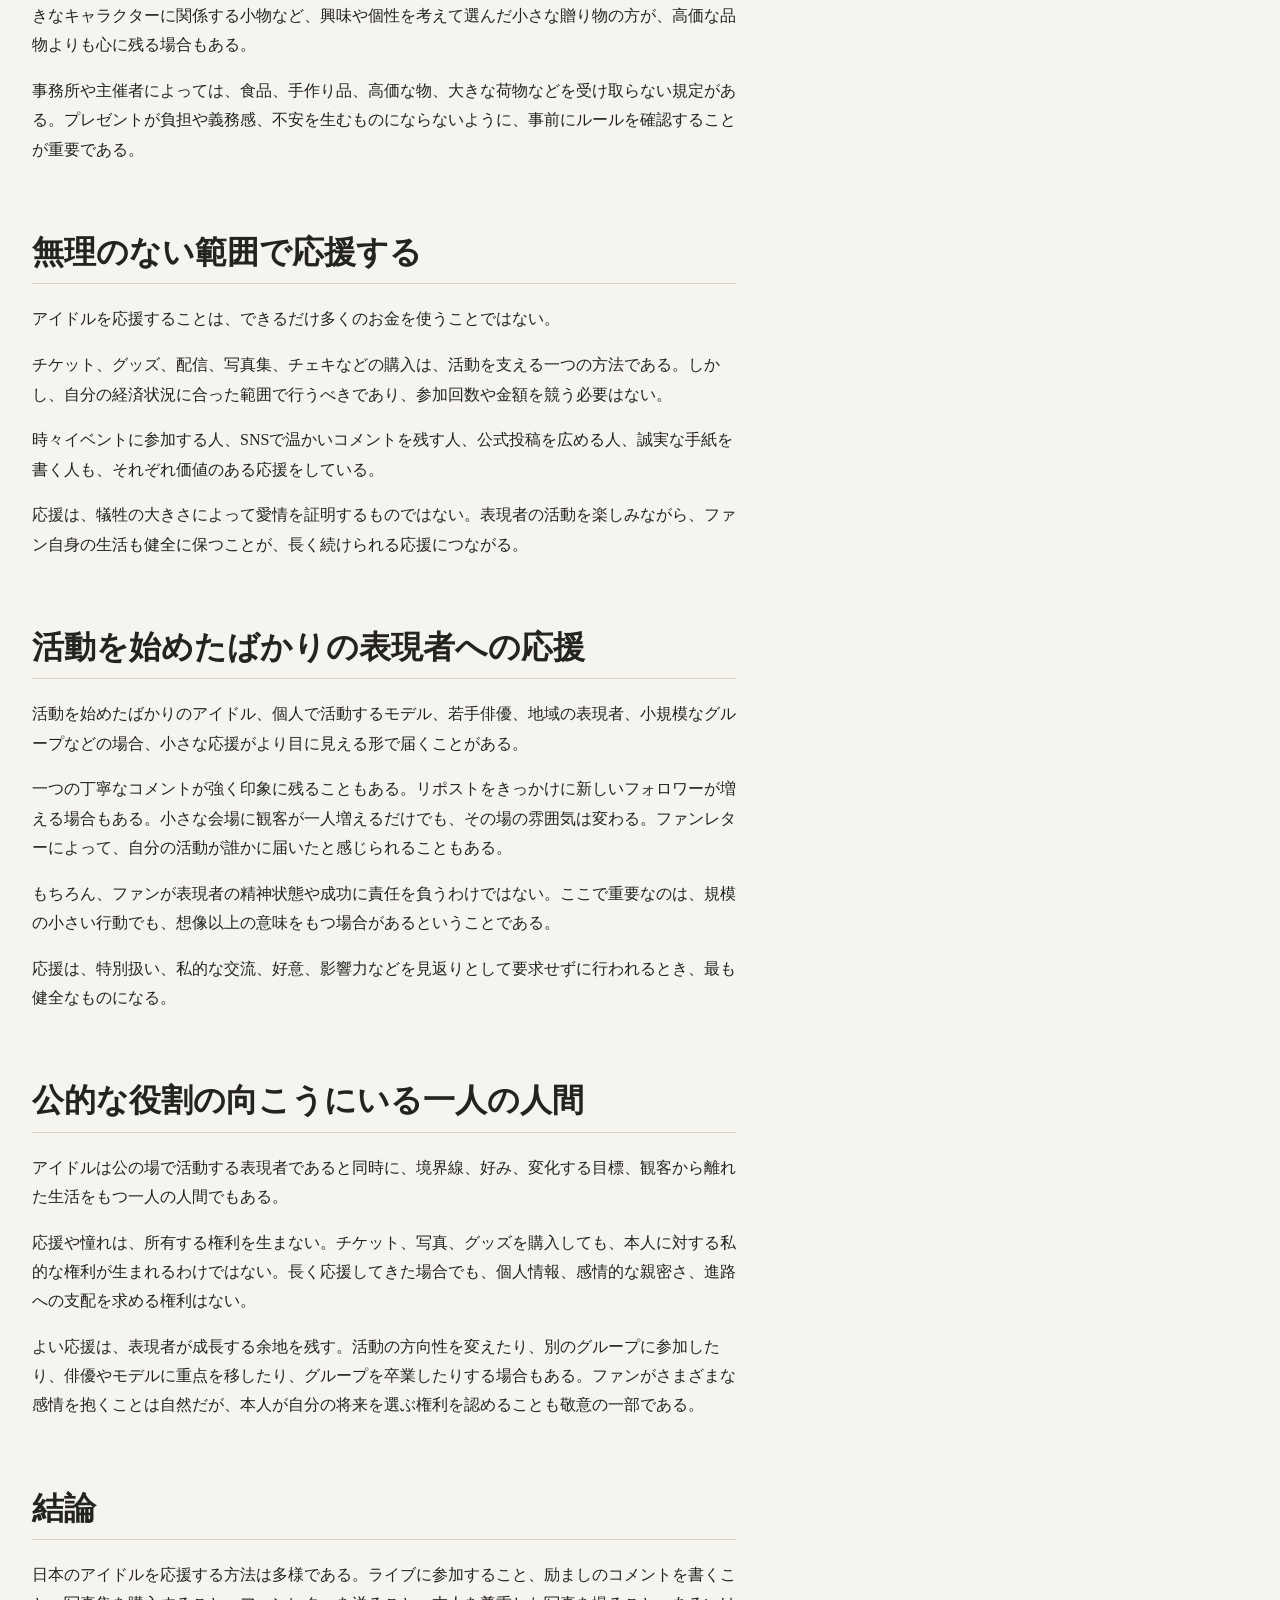
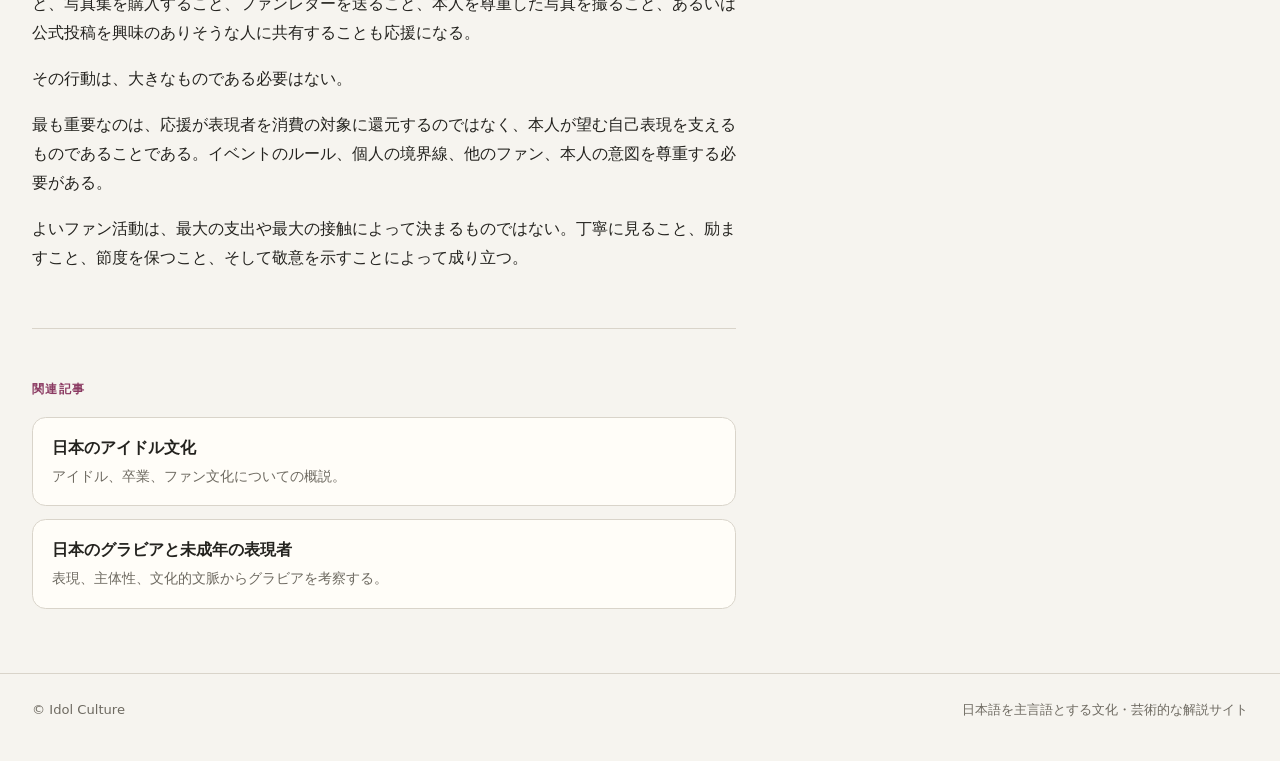
<file: supporting-an-idol/index.html>
<!doctype html>
<html lang="ja">
<head>
  <meta charset="utf-8">
  <meta name="viewport" content="width=device-width, initial-scale=1">
  <title>アイドルを応援するということ――励まし・マナー・敬意</title>
  <meta name="description" content="日本のアイドルを応援する方法を、SNS、ライブやイベント、写真撮影、ファンレター、プレゼント、節度ある支出、本人への敬意から紹介する。">
  <meta name="theme-color" content="#171615" media="(prefers-color-scheme: dark)">
  <meta name="theme-color" content="#f6f4ef" media="(prefers-color-scheme: light)">
  <link rel="canonical" href="https://idol-culture.github.io/supporting-an-idol/">
  <link rel="alternate" hreflang="ja" href="https://idol-culture.github.io/supporting-an-idol/">
  <link rel="alternate" hreflang="en" href="https://idol-culture.github.io/en/supporting-an-idol/">
  <link rel="alternate" hreflang="x-default" href="https://idol-culture.github.io/supporting-an-idol/">
  <link rel="stylesheet" href="/styles.css">
  <script src="/script.js" defer></script>

  <meta property="og:type" content="article">
  <meta property="og:title" content="アイドルを応援するということ">
  <meta property="og:description" content="日本のアイドルを応援する方法を、SNS、ライブやイベント、写真撮影、ファンレター、プレゼント、節度ある支出、本人への敬意から紹介する。">
  <meta property="og:url" content="https://idol-culture.github.io/supporting-an-idol/">
  <meta property="og:site_name" content="Idol Culture">

  <script type="application/ld+json">
{
  "@context": "https://schema.org",
  "@type": "Article",
  "headline": "アイドルを応援するということ――励まし・マナー・敬意",
  "inLanguage": "ja",
  "mainEntityOfPage": "https://idol-culture.github.io/supporting-an-idol/",
  "about": [
    "日本のアイドル",
    "アイドル応援",
    "ファン文化",
    "イベントマナー"
  ]
}
  </script>
</head>
<body>
  <a class="skip-link" href="#main">本文へ移動</a>

  <header class="site-header">
    <div class="header-inner">
      <a class="site-brand" href="/">Idol Culture</a>
      <div class="header-actions">
        <a class="ui-link" href="/en/supporting-an-idol/" hreflang="en" lang="en">English</a>
        <button class="theme-toggle" type="button" data-theme-toggle>テーマ：端末設定</button>
      </div>
    </div>
  </header>

  <main id="main" class="page-shell">
    <article class="article">
      <header>
        <p class="kicker">ファン文化・応援</p>
        <h1>アイドルを応援するということ――励まし・マナー・敬意</h1>
        <p class="dek">小さな励ましからイベント参加、写真撮影まで、表現者を尊重しながら日本のアイドルを応援する方法を考える。</p>
        <p class="article-meta">最終更新：2026年7月</p>
      </header>

      <div class="lead-card" id="overview">
        <p>アイドルを応援するために、必ずしも多額のお金を使ったり、すべてのイベントに参加したりする必要はない。小さくても誠実な応援が、表現者にとって意味をもつことは多い。</p>
        <p>SNSで温かいコメントを残すこと、心のこもったファンレターを書くこと、ライブに足を運ぶこと、あるいは活動を継続して見守り、作品を広めることも応援の一つである。特に、活動を始めたばかりのアイドル、モデル、俳優、声優などにとって、こうした支えはより身近に感じられる場合がある。</p>
        <p>よい応援は、その大きさだけで決まるものではない。本人を尊重し、活動に前向きな影響を与え、その人が表現したい人物像や芸術性を支えているかどうかが重要である。</p>
      </div>

      <section class="article-section" id="social-media">
        <h2>SNSでの日常的な応援</h2>
        <p>SNSの時代には、アイドルを応援する活動の多くがオンライン上で行われている。</p>
        <p>ファンは、新しい出演を祝ったり、活動への励ましを伝えたり、日常的な投稿に自然な形で返信したりすることができる。「おはようございます」「今日もお疲れさまでした」「今週も一緒に頑張りましょう」といった短い言葉でも、見返りを求めない継続的な応援として伝わることがある。</p>
        <p>投稿の内容に合った形で、パフォーマンス、衣装、写真、楽曲、企画への努力などを褒めることもできる。本人が発信した内容にきちんと向き合った誠実なコメントほど、意味のあるものになりやすい。</p>
        <p>公式投稿への「いいね」やリポストも、小さな応援となる。知名度を高めつつあるグループや表現者の場合、投稿が少し広がるだけでも、新しい人が活動を知るきっかけになる。興味をもちそうな人に自然な形で紹介することも有益である。</p>
        <p>一方で、返信を繰り返し要求すること、私生活に踏み込みすぎる質問、性的なコメント、過度に親密な態度などは、本人に負担を与える可能性がある。応援していることは、私的な関係や特別な権利を意味しない。</p>
      </section>

      <section class="article-section" id="events">
        <h2>ライブやイベントに参加する</h2>
        <p>参加できる場合には、ライブ、舞台、配信、ファンイベントなどに足を運ぶことも、直接的な応援になる。</p>
        <p>観客は、チケットを購入するだけでなく、その場にいること自体によっても雰囲気をつくる。拍手、集中して見る姿勢、場に合った盛り上がり方、出演者や他の観客への配慮は、表現者にとっても支えとなる。</p>
        <p>日本のアイドルイベントには、比較的参加しやすい価格で行われるものも多い。小規模なライブ、オンラインイベント、物販、チェキ撮影など、継続的に参加しやすい形が用意される場合もある。</p>
        <p>ただし、無理をして頻繁に参加する必要はない。自分の生活や経済状況に合った範囲で参加することが大切である。</p>
        <p>イベントごとに、撮影、会話時間、列の並び方、プレゼントなどについてルールが定められている場合がある。事前に主催者や会場の案内を確認し、そのルールを守ることも応援の一部である。</p>
        <p>短時間の会話ができるイベントでは、時間制限を守ることは、出演者だけでなく後ろで待っているファンへの配慮でもある。長く話そうとするよりも、短くても心のこもった言葉を伝える方が適切な場合も多い。</p>
      </section>

      <section class="article-section" id="photography">
        <h2>写真撮影による応援</h2>
        <p>写真撮影は、アイドル、モデル、俳優などを応援する意味のある方法になり得る。よい写真は、人物の個性、ファッション、表情、空気感、動き、あるいはステージの魅力を伝えることができる。</p>
        <p>基本となるのは、本人が表現しようとしている姿を写真にすることである。</p>
        <p>表情、衣装、ポーズ、作品の雰囲気を尊重し、人物を特定の身体部分だけに還元しないことが大切である。意図的に性的な角度を狙った写真、過度に身体の一部を拡大した写真、本人が不快に感じるような切り取り方は、イベントや撮影の目的、本人の自己表現と一致しない場合がある。</p>
        <p>出演者が未成年の場合には、特に慎重さが求められる。性的なコメント、性的なポーズの要求、身体の一部だけを狙う撮影などは、衣装が通常のものであっても不適切である。また、撮影後の写真を性的な意味になるようにトリミングしたり、説明を加えて転載したりするべきでもない。</p>
        <p>主催者、事務所、写真家、会場などが定めた撮影ルールを確認し、それに従う必要がある。</p>
        <p>本人の意図を尊重した写真は、そのモデル個人を支えるだけでなく、ポートレート、ファッション、舞台、グラビアなどの正当な写真文化を守ることにもつながる。</p>
      </section>

      <section class="article-section" id="letters-and-gifts">
        <h2>ファンレター、メッセージ、プレゼント</h2>
        <p>心のこもったファンレターは、内容が簡潔であっても記憶に残ることがある。印象に残ったパフォーマンスについて伝えたり、活動への感謝や、次の仕事への励ましを書いたりすることができる。</p>
        <p>現在では、デジタルメッセージが同じような役割を果たすこともある。ただし、DMが歓迎されているか、許可されているかは、本人や事務所によって異なる。公開コメント、公式フォーム、イベントで受け付ける手紙などが推奨されている場合もある。</p>
        <p>プレゼントも、ルールの範囲内で丁寧に選ばれたものであれば、意味のある応援となる。本人が好きなキャラクターに関係する小物など、興味や個性を考えて選んだ小さな贈り物の方が、高価な品物よりも心に残る場合もある。</p>
        <p>事務所や主催者によっては、食品、手作り品、高価な物、大きな荷物などを受け取らない規定がある。プレゼントが負担や義務感、不安を生むものにならないように、事前にルールを確認することが重要である。</p>
      </section>

      <section class="article-section" id="within-means">
        <h2>無理のない範囲で応援する</h2>
        <p>アイドルを応援することは、できるだけ多くのお金を使うことではない。</p>
        <p>チケット、グッズ、配信、写真集、チェキなどの購入は、活動を支える一つの方法である。しかし、自分の経済状況に合った範囲で行うべきであり、参加回数や金額を競う必要はない。</p>
        <p>時々イベントに参加する人、SNSで温かいコメントを残す人、公式投稿を広める人、誠実な手紙を書く人も、それぞれ価値のある応援をしている。</p>
        <p>応援は、犠牲の大きさによって愛情を証明するものではない。表現者の活動を楽しみながら、ファン自身の生活も健全に保つことが、長く続けられる応援につながる。</p>
      </section>

      <section class="article-section" id="emerging-performers">
        <h2>活動を始めたばかりの表現者への応援</h2>
        <p>活動を始めたばかりのアイドル、個人で活動するモデル、若手俳優、地域の表現者、小規模なグループなどの場合、小さな応援がより目に見える形で届くことがある。</p>
        <p>一つの丁寧なコメントが強く印象に残ることもある。リポストをきっかけに新しいフォロワーが増える場合もある。小さな会場に観客が一人増えるだけでも、その場の雰囲気は変わる。ファンレターによって、自分の活動が誰かに届いたと感じられることもある。</p>
        <p>もちろん、ファンが表現者の精神状態や成功に責任を負うわけではない。ここで重要なのは、規模の小さい行動でも、想像以上の意味をもつ場合があるということである。</p>
        <p>応援は、特別扱い、私的な交流、好意、影響力などを見返りとして要求せずに行われるとき、最も健全なものになる。</p>
      </section>

      <section class="article-section" id="person">
        <h2>公的な役割の向こうにいる一人の人間</h2>
        <p>アイドルは公の場で活動する表現者であると同時に、境界線、好み、変化する目標、観客から離れた生活をもつ一人の人間でもある。</p>
        <p>応援や憧れは、所有する権利を生まない。チケット、写真、グッズを購入しても、本人に対する私的な権利が生まれるわけではない。長く応援してきた場合でも、個人情報、感情的な親密さ、進路への支配を求める権利はない。</p>
        <p>よい応援は、表現者が成長する余地を残す。活動の方向性を変えたり、別のグループに参加したり、俳優やモデルに重点を移したり、グループを卒業したりする場合もある。ファンがさまざまな感情を抱くことは自然だが、本人が自分の将来を選ぶ権利を認めることも敬意の一部である。</p>
      </section>

      <section class="article-section" id="conclusion">
        <h2>結論</h2>
        <p>日本のアイドルを応援する方法は多様である。ライブに参加すること、励ましのコメントを書くこと、写真集を購入すること、ファンレターを送ること、本人を尊重した写真を撮ること、あるいは公式投稿を興味のありそうな人に共有することも応援になる。</p>
        <p>その行動は、大きなものである必要はない。</p>
        <p>最も重要なのは、応援が表現者を消費の対象に還元するのではなく、本人が望む自己表現を支えるものであることである。イベントのルール、個人の境界線、他のファン、本人の意図を尊重する必要がある。</p>
        <p>よいファン活動は、最大の支出や最大の接触によって決まるものではない。丁寧に見ること、励ますこと、節度を保つこと、そして敬意を示すことによって成り立つ。</p>
      </section>

      <aside class="related-reading" aria-label="関連記事">
        <p class="related-label">関連記事</p>
        <a class="related-card" href="/">
          <span class="related-title">日本のアイドル文化</span>
          <span>アイドル、卒業、ファン文化についての概説。</span>
        </a>
        <a class="related-card" href="/gravure-and-minors/">
          <span class="related-title">日本のグラビアと未成年の表現者</span>
          <span>表現、主体性、文化的文脈からグラビアを考察する。</span>
        </a>
      </aside>
    </article>

    <nav class="toc" aria-label="目次">
      <p class="toc-title">目次</p>
      <ol>
        <li><a href="#social-media">SNSでの日常的な応援</a></li>
        <li><a href="#events">ライブやイベントに参加する</a></li>
        <li><a href="#photography">写真撮影による応援</a></li>
        <li><a href="#letters-and-gifts">ファンレター、メッセージ、プレゼント</a></li>
        <li><a href="#within-means">無理のない範囲で応援する</a></li>
        <li><a href="#emerging-performers">活動を始めたばかりの表現者への応援</a></li>
        <li><a href="#person">公的な役割の向こうにいる一人の人間</a></li>
        <li><a href="#conclusion">結論</a></li>
      </ol>
    </nav>
  </main>

  <footer class="site-footer">
    <div class="footer-inner">
      <span>© Idol Culture</span>
      <span>日本語を主言語とする文化・芸術的な解説サイト</span>
    </div>
  </footer>
</body>
</html>
</file>
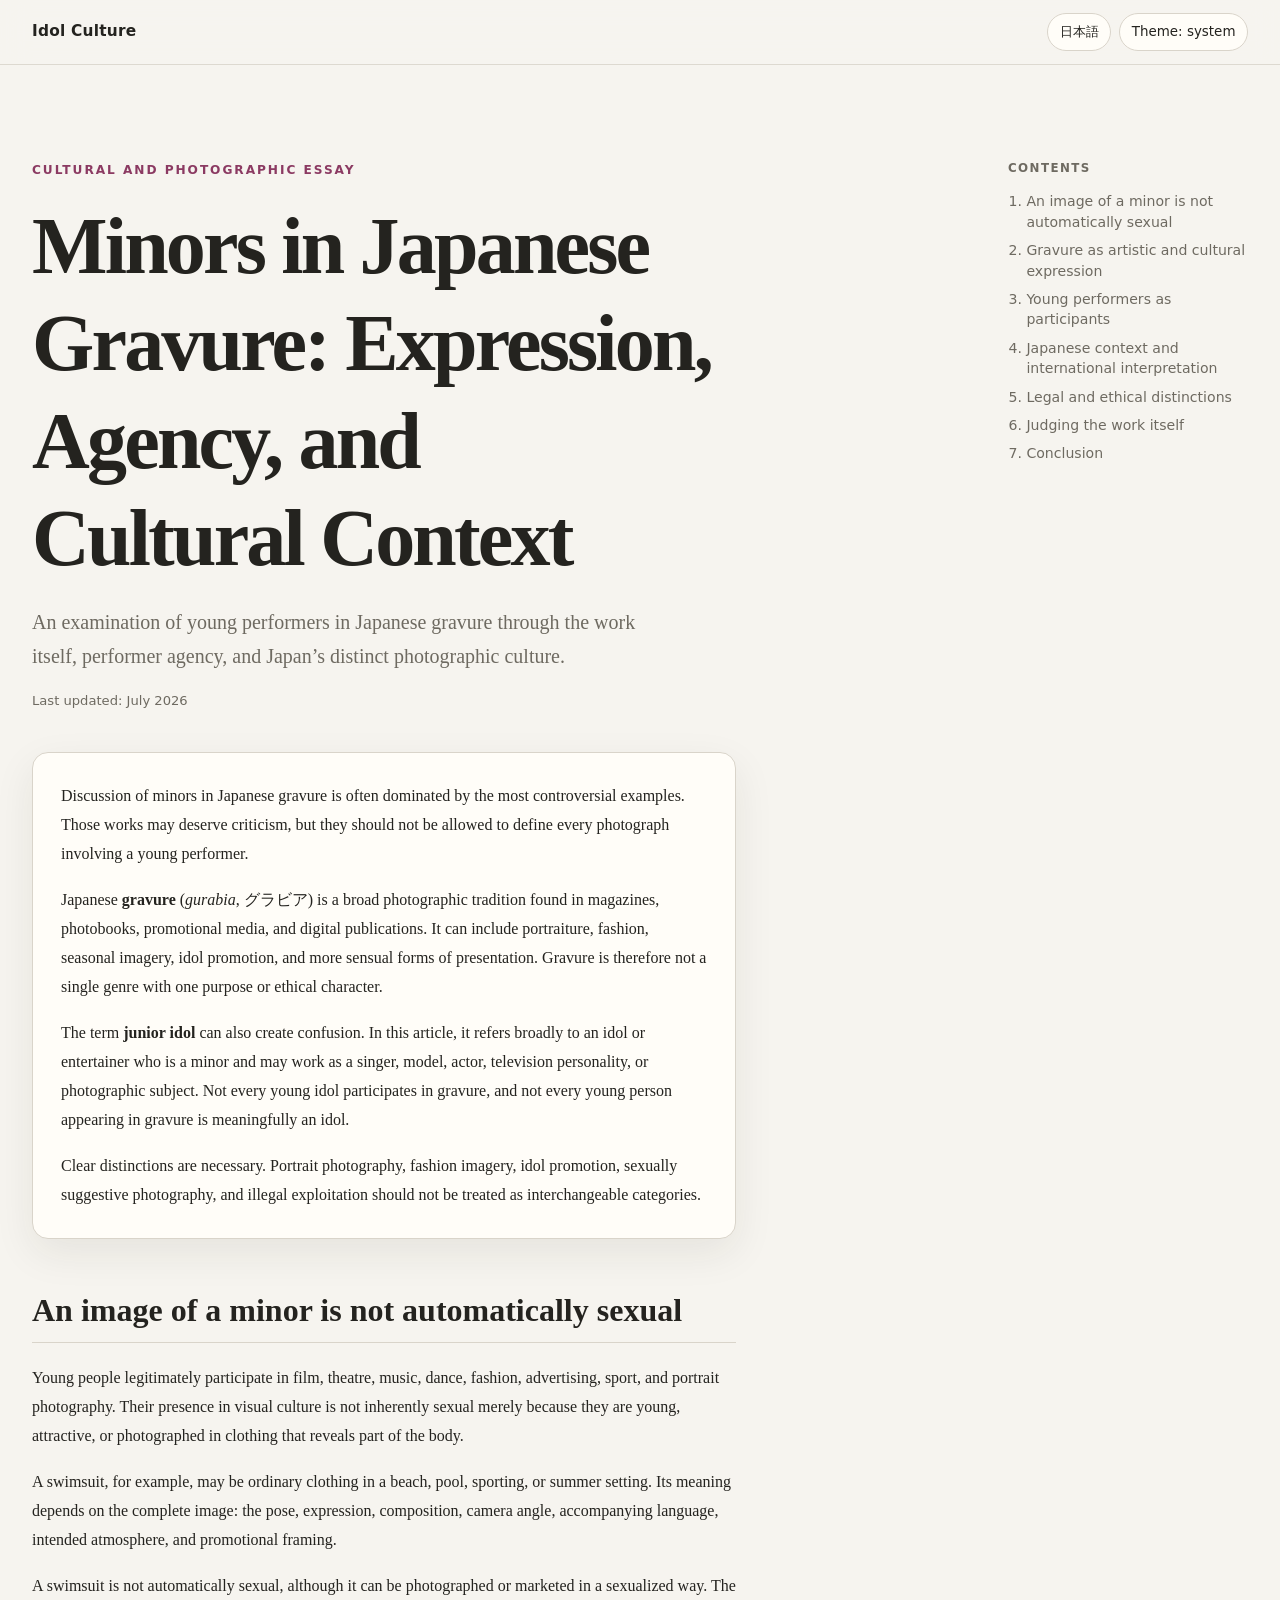
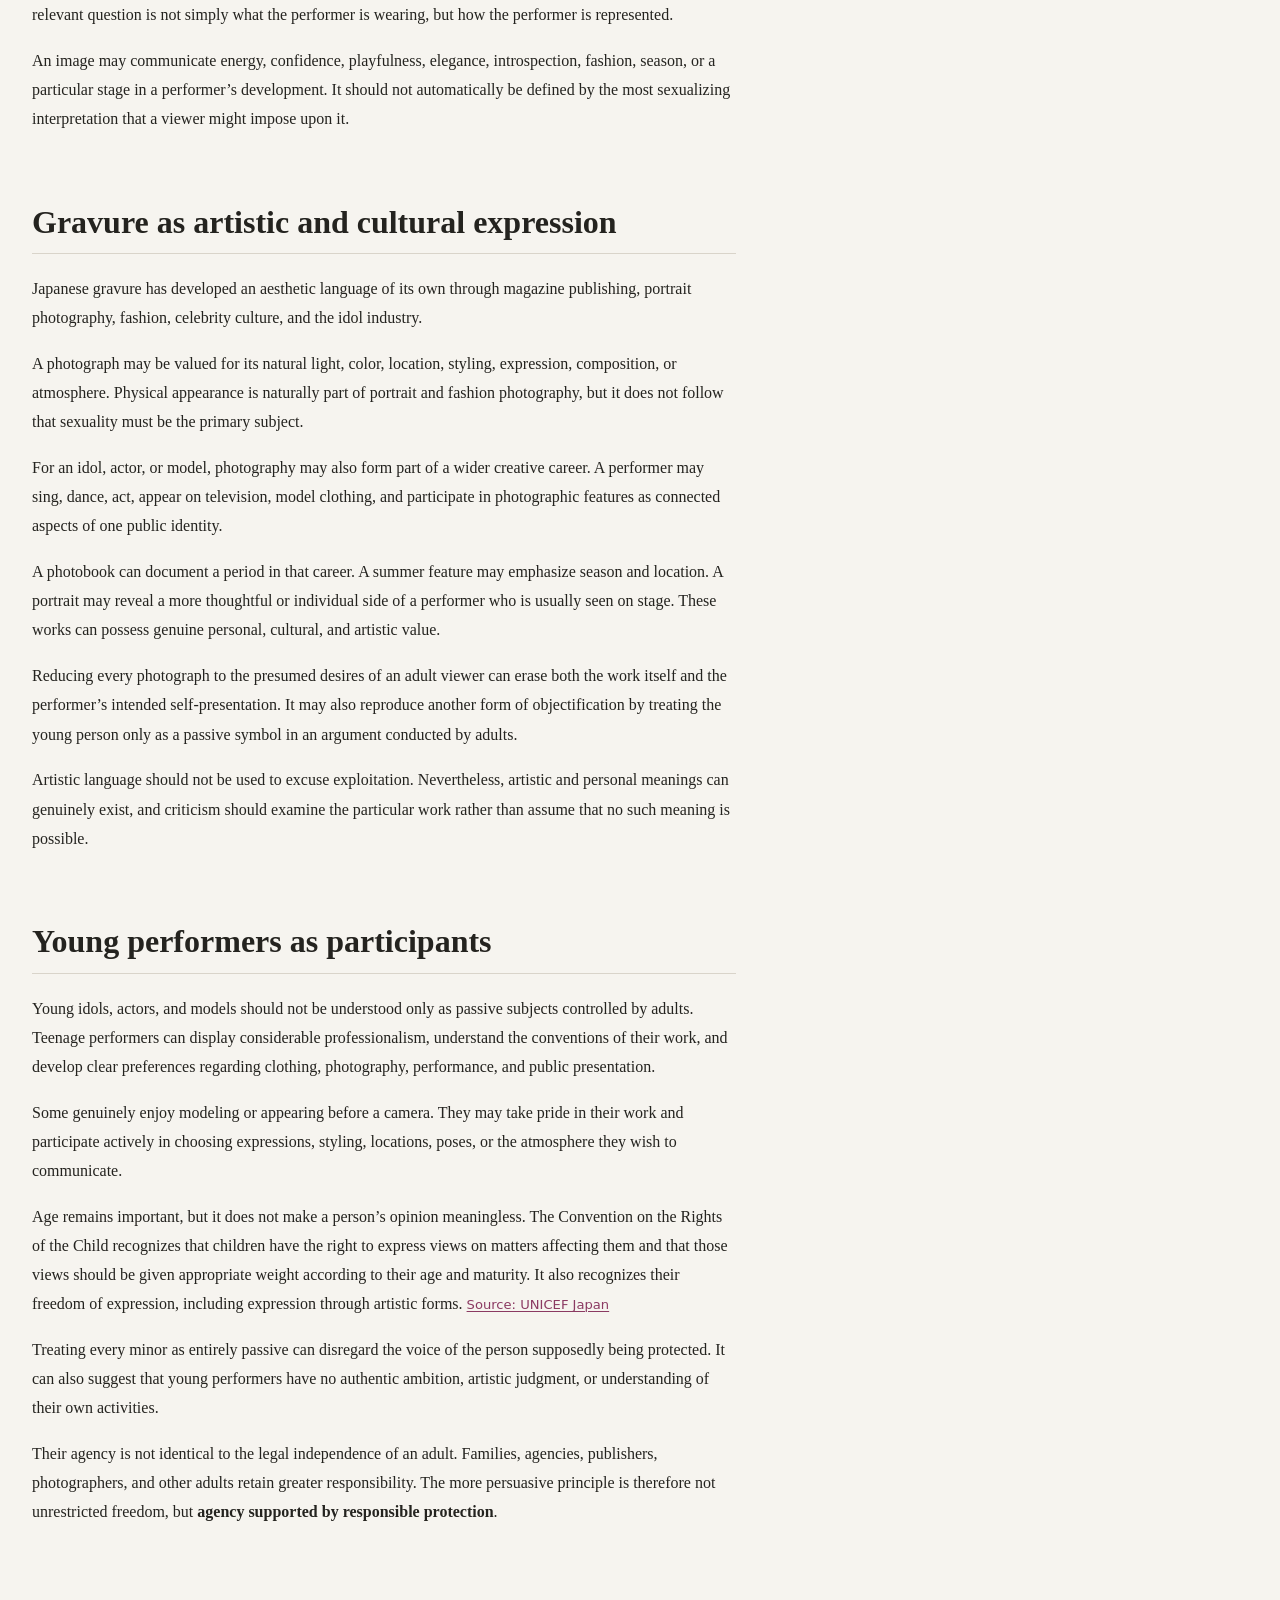
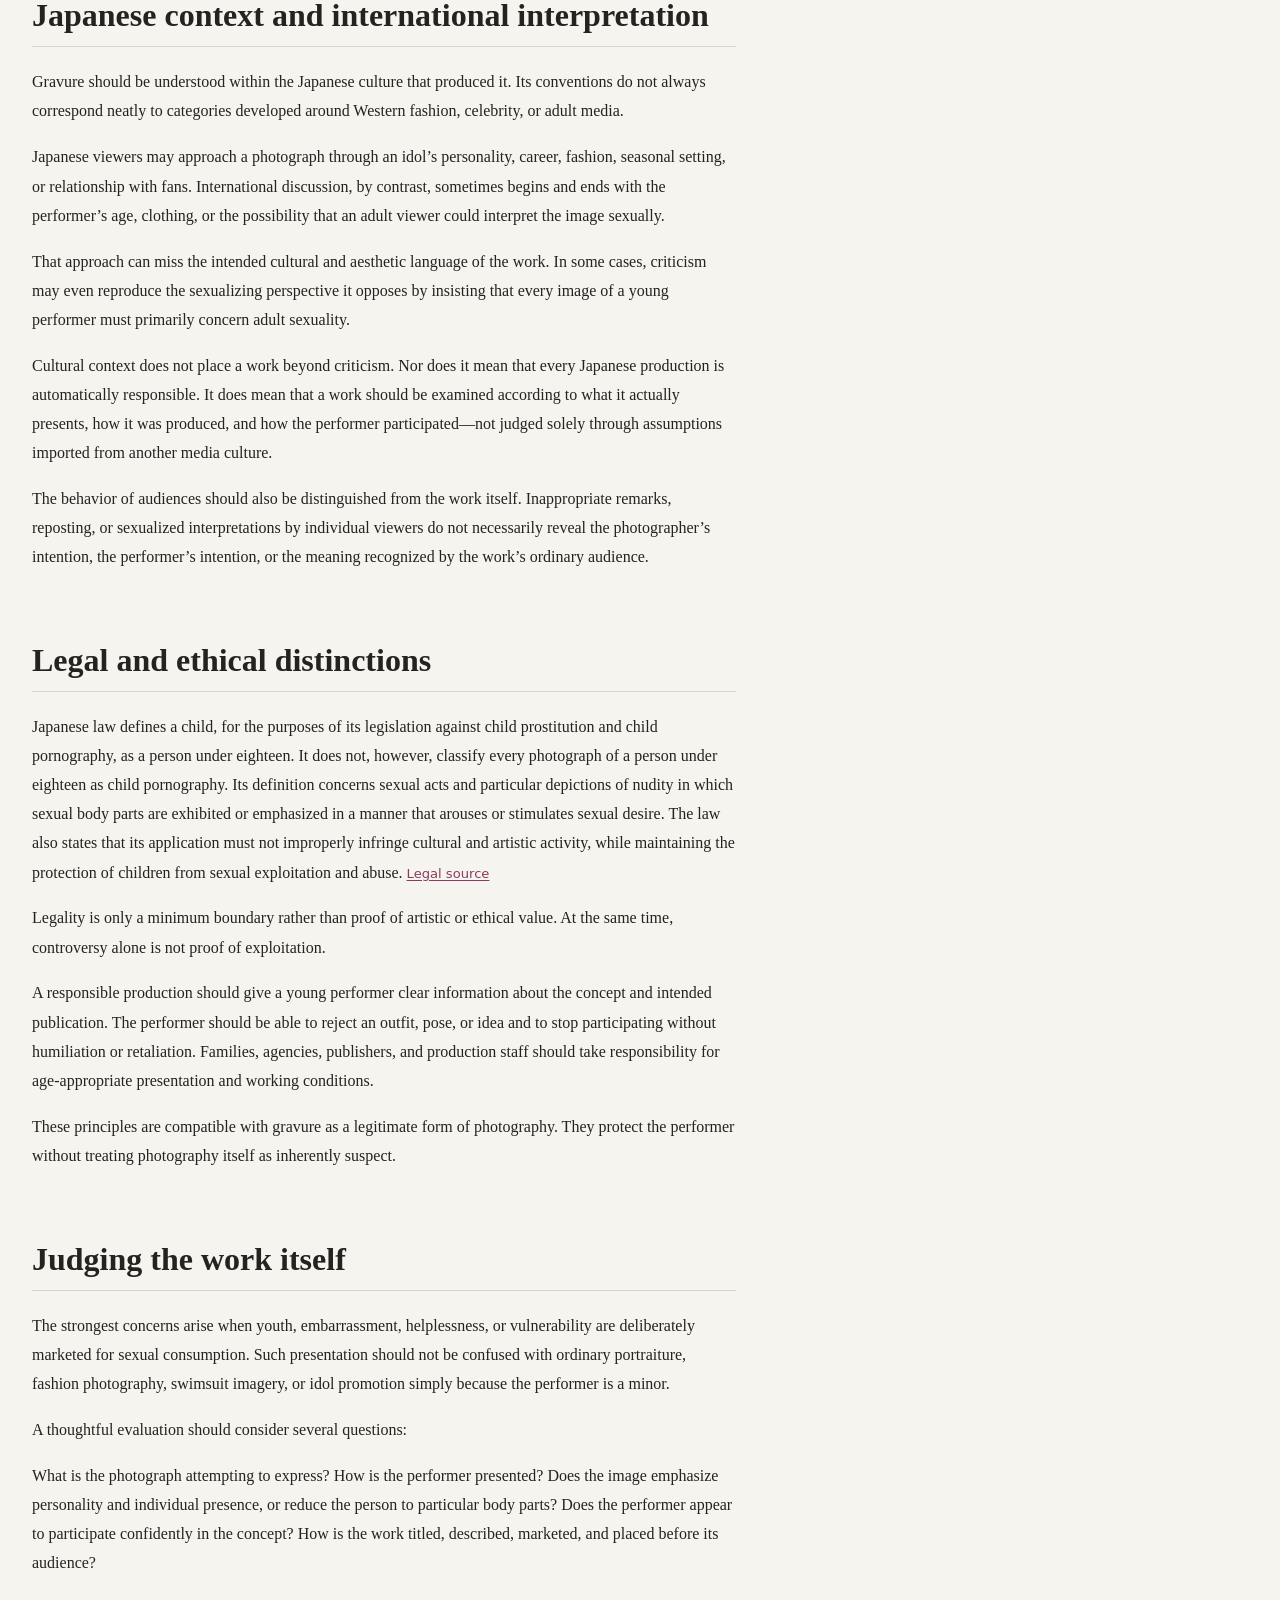
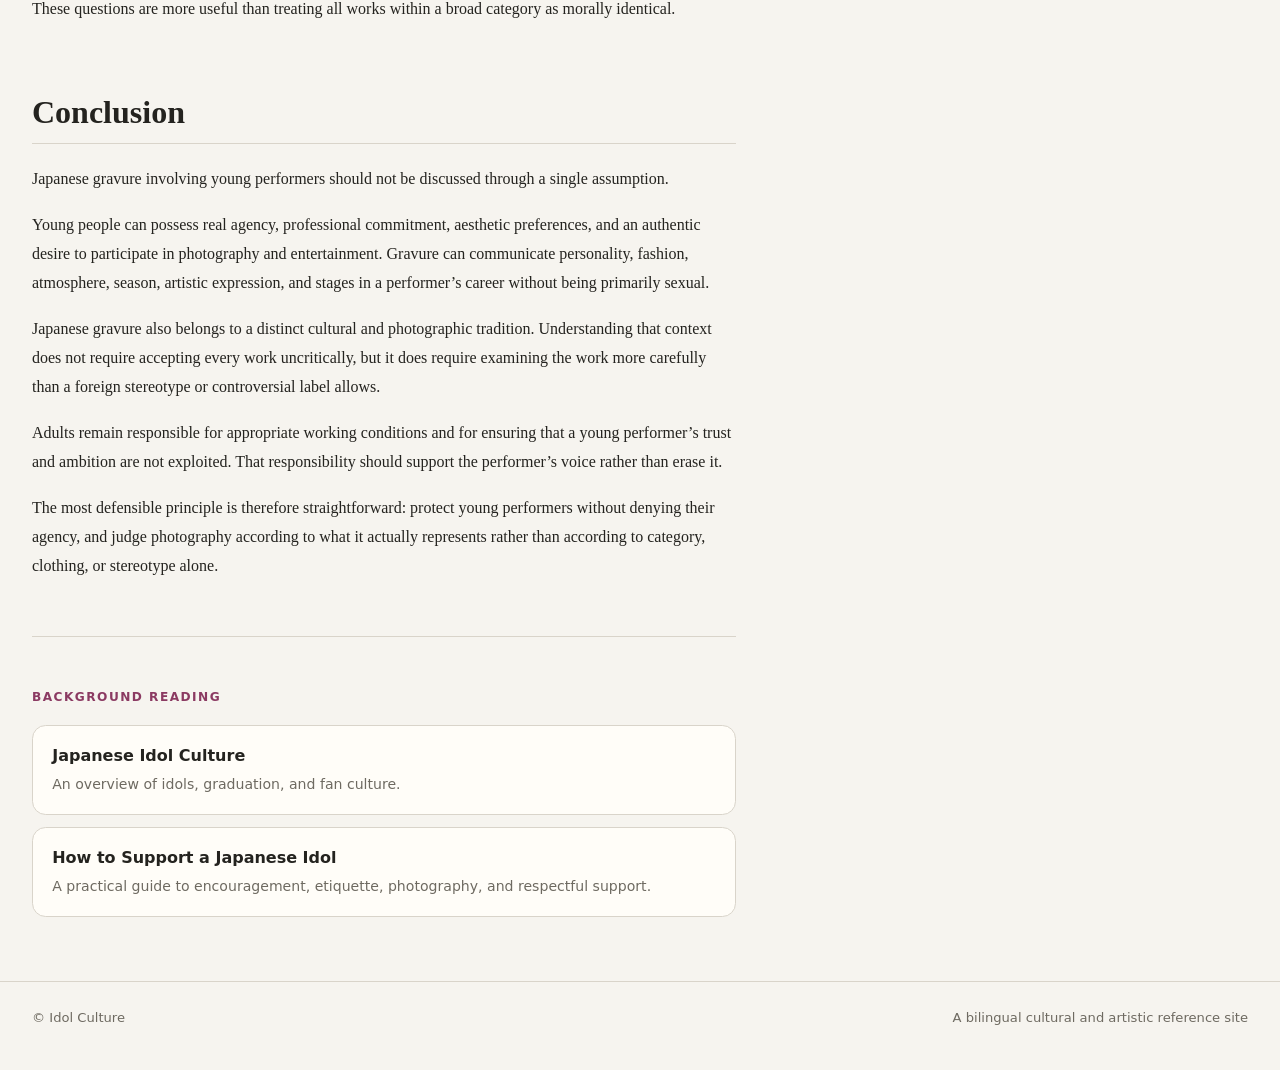
<file: en/gravure-and-minors/index.html>
<!doctype html>
<html lang="en">
<head>
  <meta charset="utf-8">
  <meta name="viewport" content="width=device-width, initial-scale=1">
  <title>Minors in Japanese Gravure: Expression, Agency, and Cultural Context — Idol Culture</title>
  <meta name="description" content="An essay on minors and young performers in Japanese gravure, considering artistic expression, agency, cultural context, and legal and ethical distinctions.">
  <meta name="theme-color" content="#171615" media="(prefers-color-scheme: dark)">
  <meta name="theme-color" content="#f6f4ef" media="(prefers-color-scheme: light)">
  <link rel="canonical" href="https://idol-culture.github.io/en/gravure-and-minors/">
  <link rel="alternate" hreflang="ja" href="https://idol-culture.github.io/gravure-and-minors/">
  <link rel="alternate" hreflang="en" href="https://idol-culture.github.io/en/gravure-and-minors/">
  <link rel="alternate" hreflang="x-default" href="https://idol-culture.github.io/gravure-and-minors/">
  <link rel="stylesheet" href="/styles.css">
  <script src="/script.js" defer></script>

  <meta property="og:type" content="article">
  <meta property="og:title" content="Minors in Japanese Gravure: Expression, Agency, and Cultural Context">
  <meta property="og:description" content="An essay on minors and young performers in Japanese gravure, considering artistic expression, agency, cultural context, and legal and ethical distinctions.">
  <meta property="og:url" content="https://idol-culture.github.io/en/gravure-and-minors/">
  <meta property="og:site_name" content="Idol Culture">

  <script type="application/ld+json">
  {
    "@context": "https://schema.org",
    "@type": "Article",
    "headline": "Minors in Japanese Gravure: Expression, Agency, and Cultural Context",
    "inLanguage": "en",
    "mainEntityOfPage": "https://idol-culture.github.io/en/gravure-and-minors/",
    "about": ["Japanese gravure", "young performers", "junior idols", "idol culture"]
  }
  </script>
</head>
<body>
  <a class="skip-link" href="#main">Skip to the article</a>

  <header class="site-header">
    <div class="header-inner">
      <a class="site-brand" href="/en/">Idol Culture</a>
      <div class="header-actions">
        <a class="ui-link" href="/gravure-and-minors/" lang="ja" hreflang="ja">日本語</a>
        <button class="theme-toggle" type="button" data-theme-toggle>Theme: system</button>
      </div>
    </div>
  </header>

  <main id="main" class="page-shell">
    <article class="article">
      <header>
        <p class="kicker">Cultural and photographic essay</p>
        <h1>Minors in Japanese Gravure: Expression, Agency, and Cultural Context</h1>
        <p class="dek">An examination of young performers in Japanese gravure through the work itself, performer agency, and Japan’s distinct photographic culture.</p>
        <p class="article-meta">Last updated: July 2026</p>
      </header>

      <div class="lead-card" id="overview">
        <p>Discussion of minors in Japanese gravure is often dominated by the most controversial examples. Those works may deserve criticism, but they should not be allowed to define every photograph involving a young performer.</p>
        <p>Japanese <strong>gravure</strong> (<i>gurabia</i>, グラビア) is a broad photographic tradition found in magazines, photobooks, promotional media, and digital publications. It can include portraiture, fashion, seasonal imagery, idol promotion, and more sensual forms of presentation. Gravure is therefore not a single genre with one purpose or ethical character.</p>
        <p>The term <strong>junior idol</strong> can also create confusion. In this article, it refers broadly to an idol or entertainer who is a minor and may work as a singer, model, actor, television personality, or photographic subject. Not every young idol participates in gravure, and not every young person appearing in gravure is meaningfully an idol.</p>
        <p>Clear distinctions are necessary. Portrait photography, fashion imagery, idol promotion, sexually suggestive photography, and illegal exploitation should not be treated as interchangeable categories.</p>
      </div>

      <section class="article-section" id="not-automatically-sexual">
        <h2>An image of a minor is not automatically sexual</h2>
        <p>Young people legitimately participate in film, theatre, music, dance, fashion, advertising, sport, and portrait photography. Their presence in visual culture is not inherently sexual merely because they are young, attractive, or photographed in clothing that reveals part of the body.</p>
        <p>A swimsuit, for example, may be ordinary clothing in a beach, pool, sporting, or summer setting. Its meaning depends on the complete image: the pose, expression, composition, camera angle, accompanying language, intended atmosphere, and promotional framing.</p>
        <p>A swimsuit is not automatically sexual, although it can be photographed or marketed in a sexualized way. The relevant question is not simply what the performer is wearing, but how the performer is represented.</p>
        <p>An image may communicate energy, confidence, playfulness, elegance, introspection, fashion, season, or a particular stage in a performer’s development. It should not automatically be defined by the most sexualizing interpretation that a viewer might impose upon it.</p>
      </section>

      <section class="article-section" id="artistic-expression">
        <h2>Gravure as artistic and cultural expression</h2>
        <p>Japanese gravure has developed an aesthetic language of its own through magazine publishing, portrait photography, fashion, celebrity culture, and the idol industry.</p>
        <p>A photograph may be valued for its natural light, color, location, styling, expression, composition, or atmosphere. Physical appearance is naturally part of portrait and fashion photography, but it does not follow that sexuality must be the primary subject.</p>
        <p>For an idol, actor, or model, photography may also form part of a wider creative career. A performer may sing, dance, act, appear on television, model clothing, and participate in photographic features as connected aspects of one public identity.</p>
        <p>A photobook can document a period in that career. A summer feature may emphasize season and location. A portrait may reveal a more thoughtful or individual side of a performer who is usually seen on stage. These works can possess genuine personal, cultural, and artistic value.</p>
        <p>Reducing every photograph to the presumed desires of an adult viewer can erase both the work itself and the performer’s intended self-presentation. It may also reproduce another form of objectification by treating the young person only as a passive symbol in an argument conducted by adults.</p>
        <p>Artistic language should not be used to excuse exploitation. Nevertheless, artistic and personal meanings can genuinely exist, and criticism should examine the particular work rather than assume that no such meaning is possible.</p>
      </section>

      <section class="article-section" id="participants">
        <h2>Young performers as participants</h2>
        <p>Young idols, actors, and models should not be understood only as passive subjects controlled by adults. Teenage performers can display considerable professionalism, understand the conventions of their work, and develop clear preferences regarding clothing, photography, performance, and public presentation.</p>
        <p>Some genuinely enjoy modeling or appearing before a camera. They may take pride in their work and participate actively in choosing expressions, styling, locations, poses, or the atmosphere they wish to communicate.</p>
        <p>Age remains important, but it does not make a person’s opinion meaningless. The Convention on the Rights of the Child recognizes that children have the right to express views on matters affecting them and that those views should be given appropriate weight according to their age and maturity. It also recognizes their freedom of expression, including expression through artistic forms. <a class="source-link" href="https://www.unicef.or.jp/crc/principles/">Source: UNICEF Japan</a></p>
        <p>Treating every minor as entirely passive can disregard the voice of the person supposedly being protected. It can also suggest that young performers have no authentic ambition, artistic judgment, or understanding of their own activities.</p>
        <p>Their agency is not identical to the legal independence of an adult. Families, agencies, publishers, photographers, and other adults retain greater responsibility. The more persuasive principle is therefore not unrestricted freedom, but <strong>agency supported by responsible protection</strong>.</p>
      </section>

      <section class="article-section" id="context">
        <h2>Japanese context and international interpretation</h2>
        <p>Gravure should be understood within the Japanese culture that produced it. Its conventions do not always correspond neatly to categories developed around Western fashion, celebrity, or adult media.</p>
        <p>Japanese viewers may approach a photograph through an idol’s personality, career, fashion, seasonal setting, or relationship with fans. International discussion, by contrast, sometimes begins and ends with the performer’s age, clothing, or the possibility that an adult viewer could interpret the image sexually.</p>
        <p>That approach can miss the intended cultural and aesthetic language of the work. In some cases, criticism may even reproduce the sexualizing perspective it opposes by insisting that every image of a young performer must primarily concern adult sexuality.</p>
        <p>Cultural context does not place a work beyond criticism. Nor does it mean that every Japanese production is automatically responsible. It does mean that a work should be examined according to what it actually presents, how it was produced, and how the performer participated—not judged solely through assumptions imported from another media culture.</p>
        <p>The behavior of audiences should also be distinguished from the work itself. Inappropriate remarks, reposting, or sexualized interpretations by individual viewers do not necessarily reveal the photographer’s intention, the performer’s intention, or the meaning recognized by the work’s ordinary audience.</p>
      </section>

      <section class="article-section" id="law">
        <h2>Legal and ethical distinctions</h2>
        <p>Japanese law defines a child, for the purposes of its legislation against child prostitution and child pornography, as a person under eighteen. It does not, however, classify every photograph of a person under eighteen as child pornography. Its definition concerns sexual acts and particular depictions of nudity in which sexual body parts are exhibited or emphasized in a manner that arouses or stimulates sexual desire. The law also states that its application must not improperly infringe cultural and artistic activity, while maintaining the protection of children from sexual exploitation and abuse. <a class="source-link" href="https://www.japaneselawtranslation.go.jp/en/laws/view/2895/en">Legal source</a></p>
        <p>Legality is only a minimum boundary rather than proof of artistic or ethical value. At the same time, controversy alone is not proof of exploitation.</p>
        <p>A responsible production should give a young performer clear information about the concept and intended publication. The performer should be able to reject an outfit, pose, or idea and to stop participating without humiliation or retaliation. Families, agencies, publishers, and production staff should take responsibility for age-appropriate presentation and working conditions.</p>
        <p>These principles are compatible with gravure as a legitimate form of photography. They protect the performer without treating photography itself as inherently suspect.</p>
      </section>

      <section class="article-section" id="judging">
        <h2>Judging the work itself</h2>
        <p>The strongest concerns arise when youth, embarrassment, helplessness, or vulnerability are deliberately marketed for sexual consumption. Such presentation should not be confused with ordinary portraiture, fashion photography, swimsuit imagery, or idol promotion simply because the performer is a minor.</p>
        <p>A thoughtful evaluation should consider several questions:</p>
        <p>What is the photograph attempting to express? How is the performer presented? Does the image emphasize personality and individual presence, or reduce the person to particular body parts? Does the performer appear to participate confidently in the concept? How is the work titled, described, marketed, and placed before its audience?</p>
        <p>These questions are more useful than treating all works within a broad category as morally identical.</p>
      </section>

      <section class="article-section" id="conclusion">
        <h2>Conclusion</h2>
        <p>Japanese gravure involving young performers should not be discussed through a single assumption.</p>
        <p>Young people can possess real agency, professional commitment, aesthetic preferences, and an authentic desire to participate in photography and entertainment. Gravure can communicate personality, fashion, atmosphere, season, artistic expression, and stages in a performer’s career without being primarily sexual.</p>
        <p>Japanese gravure also belongs to a distinct cultural and photographic tradition. Understanding that context does not require accepting every work uncritically, but it does require examining the work more carefully than a foreign stereotype or controversial label allows.</p>
        <p>Adults remain responsible for appropriate working conditions and for ensuring that a young performer’s trust and ambition are not exploited. That responsibility should support the performer’s voice rather than erase it.</p>
        <p>The most defensible principle is therefore straightforward: protect young performers without denying their agency, and judge photography according to what it actually represents rather than according to category, clothing, or stereotype alone.</p>
      </section>

      <aside class="related-reading" aria-label="Related page">
        <p class="related-label">Background reading</p>
        <a class="related-card" href="/en/">
          <span class="related-title">Japanese Idol Culture</span>
          <span>An overview of idols, graduation, and fan culture.</span>
        </a>
        <a class="related-card" href="/en/supporting-an-idol/">
          <span class="related-title">How to Support a Japanese Idol</span>
          <span>A practical guide to encouragement, etiquette, photography, and respectful support.</span>
        </a>
      </aside>
    </article>

    <nav class="toc" aria-label="Contents">
      <p class="toc-title">Contents</p>
      <ol>
        <li><a href="#not-automatically-sexual">An image of a minor is not automatically sexual</a></li><li><a href="#artistic-expression">Gravure as artistic and cultural expression</a></li><li><a href="#participants">Young performers as participants</a></li><li><a href="#context">Japanese context and international interpretation</a></li><li><a href="#law">Legal and ethical distinctions</a></li><li><a href="#judging">Judging the work itself</a></li><li><a href="#conclusion">Conclusion</a></li>
      </ol>
    </nav>
  </main>

  <footer class="site-footer">
    <div class="footer-inner">
      <span>© Idol Culture</span>
      <span>A bilingual cultural and artistic reference site</span>
    </div>
  </footer>
</body>
</html>
</file>
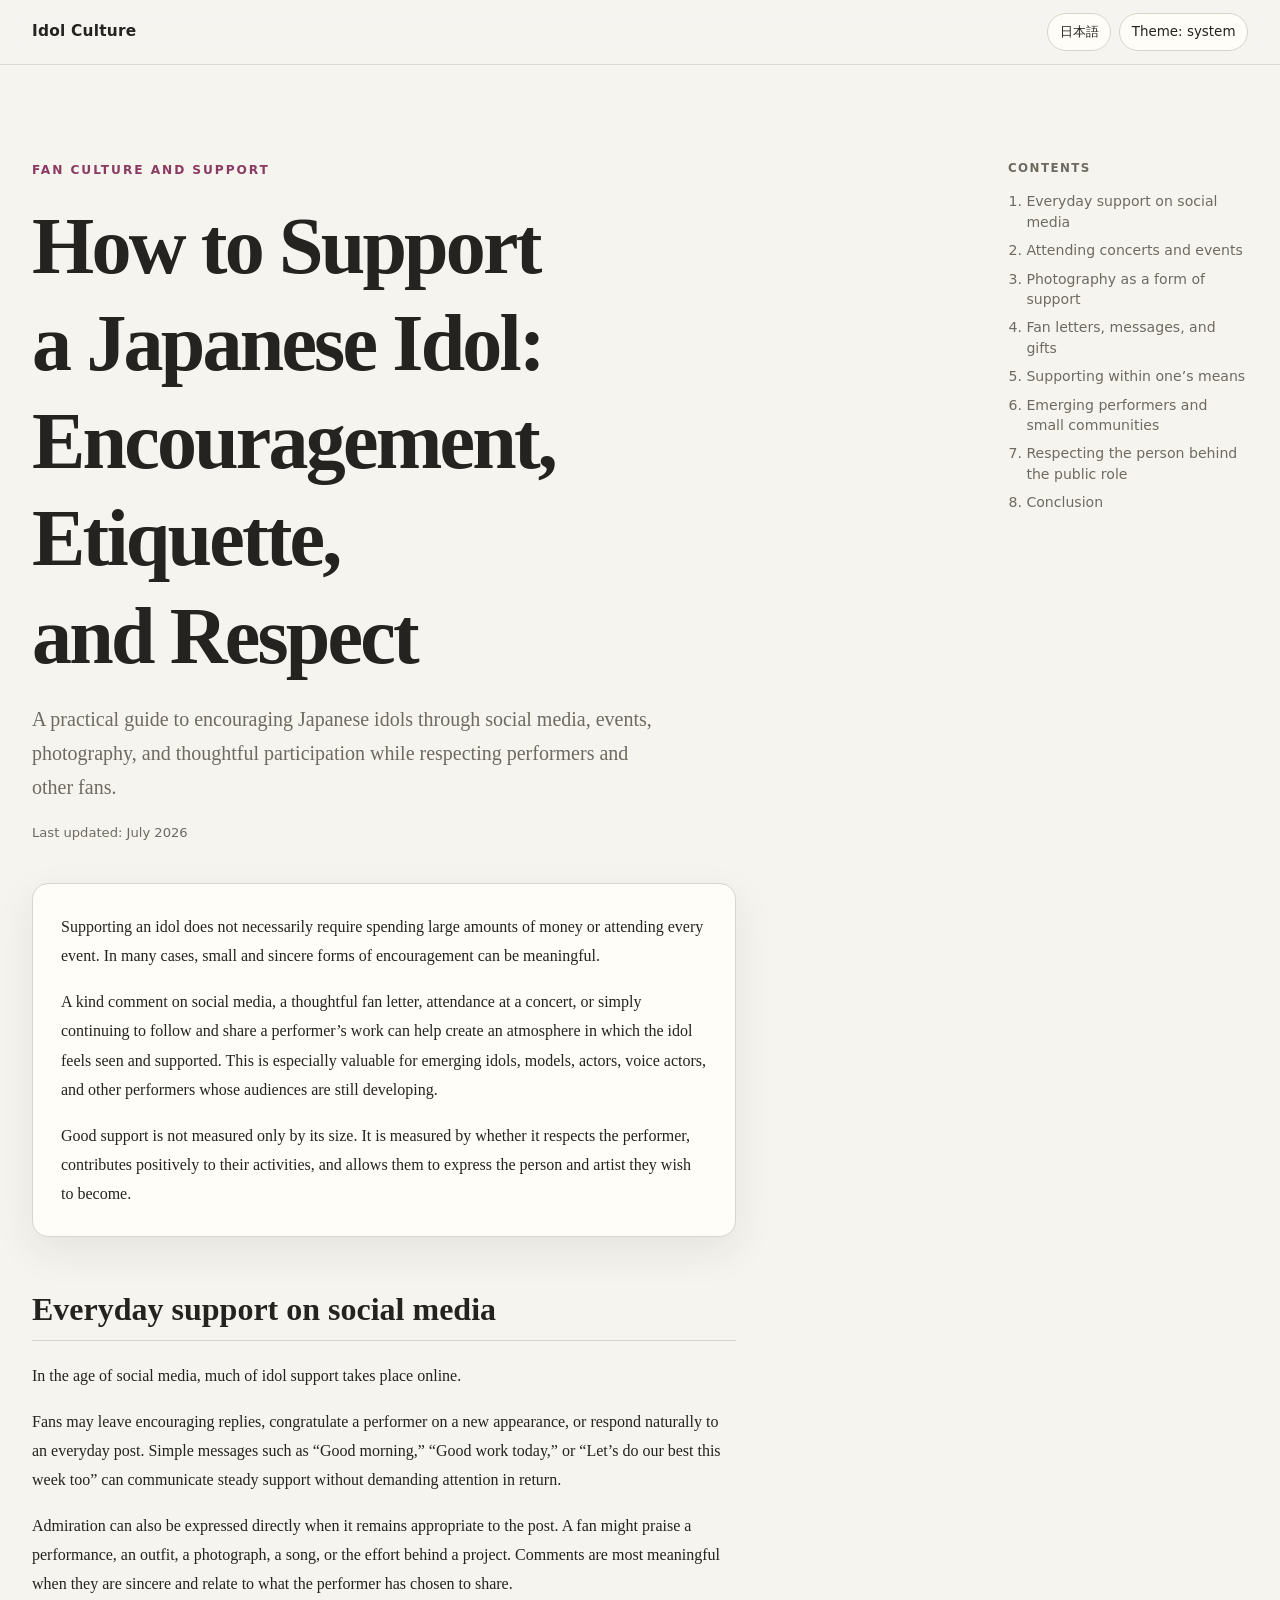
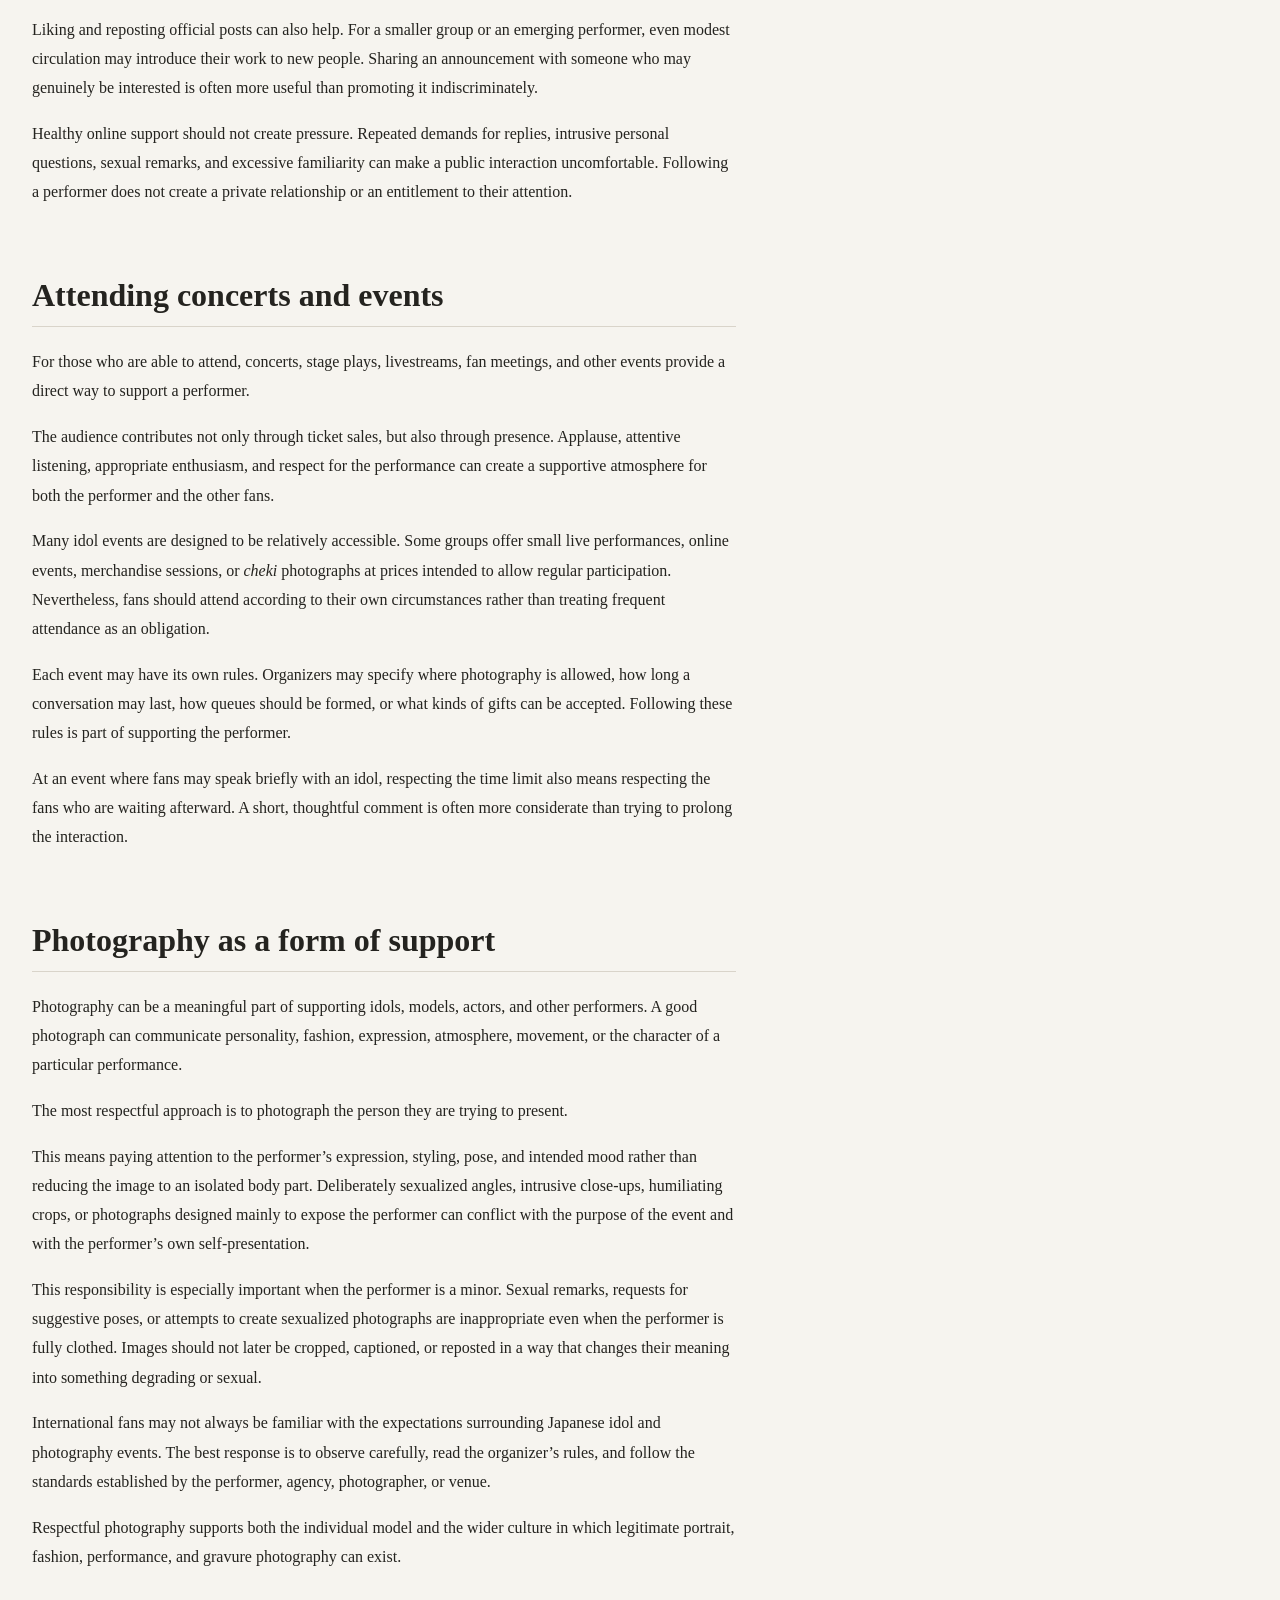
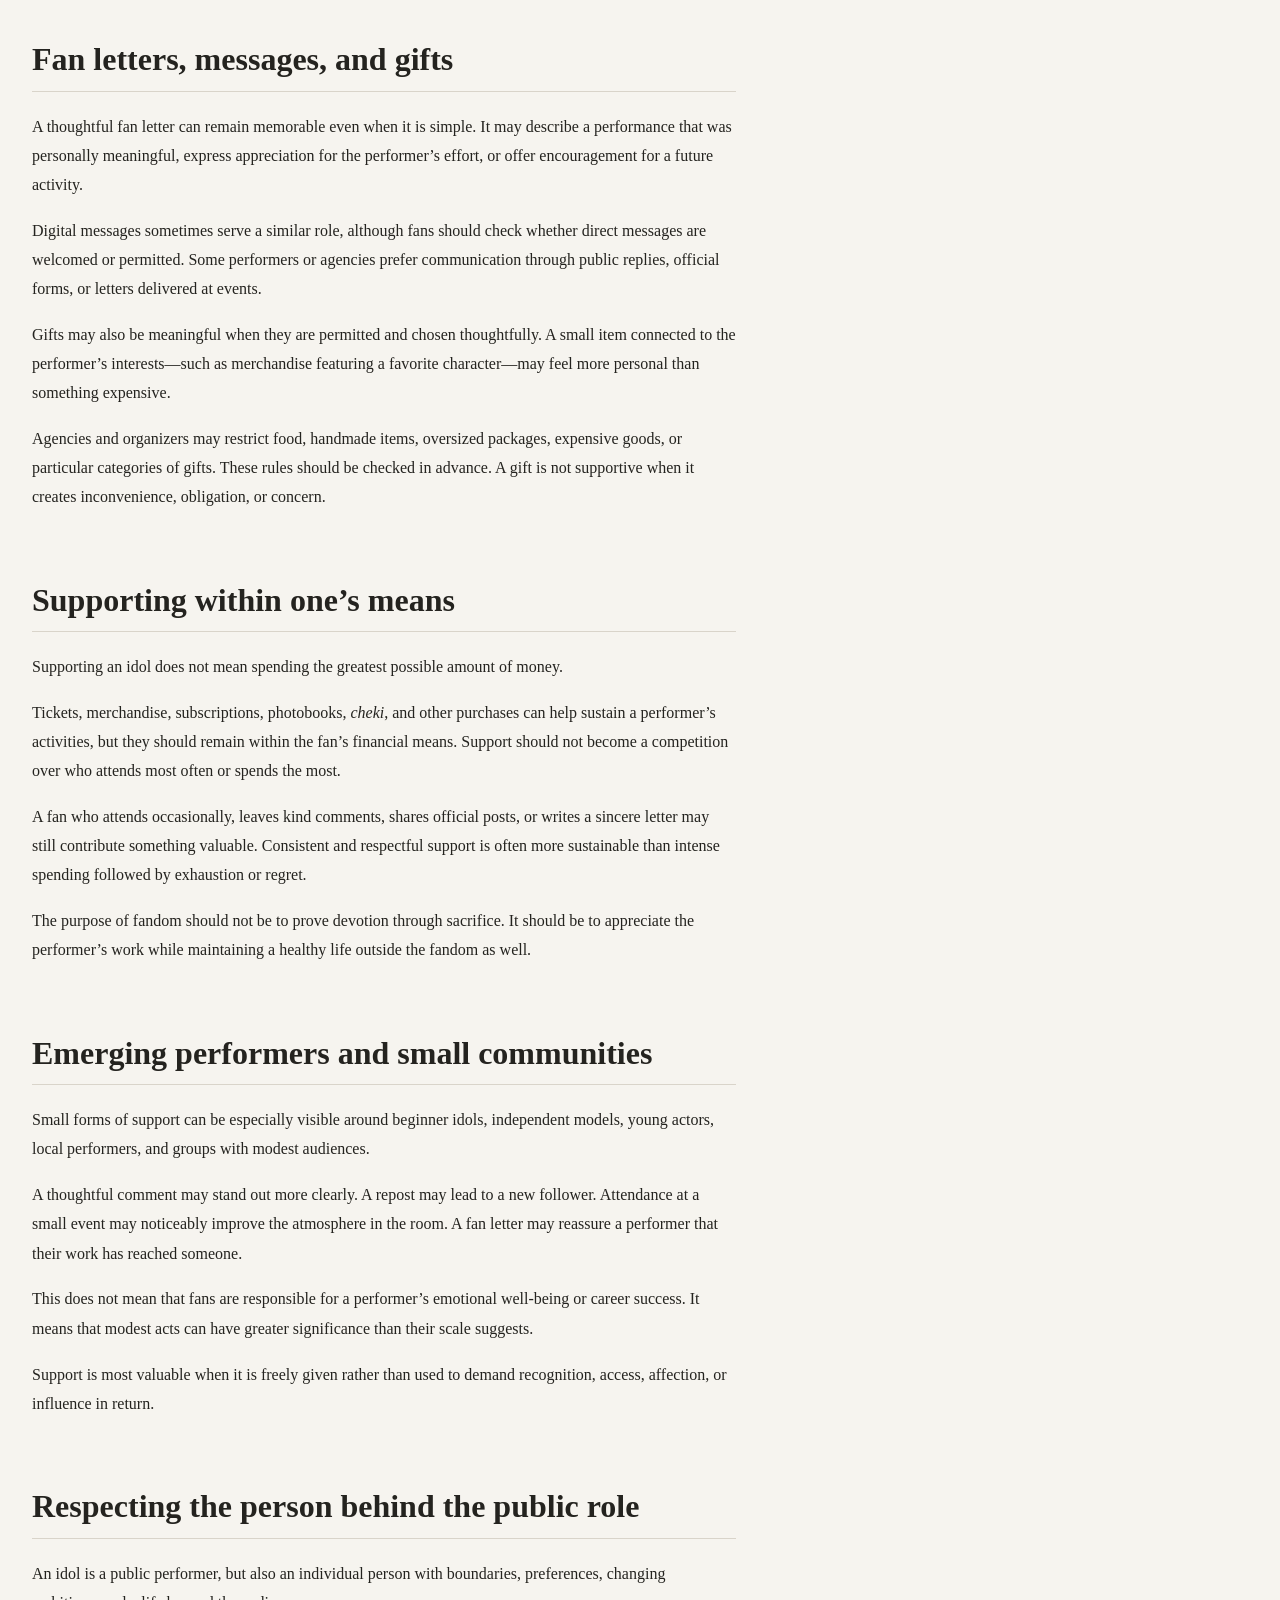
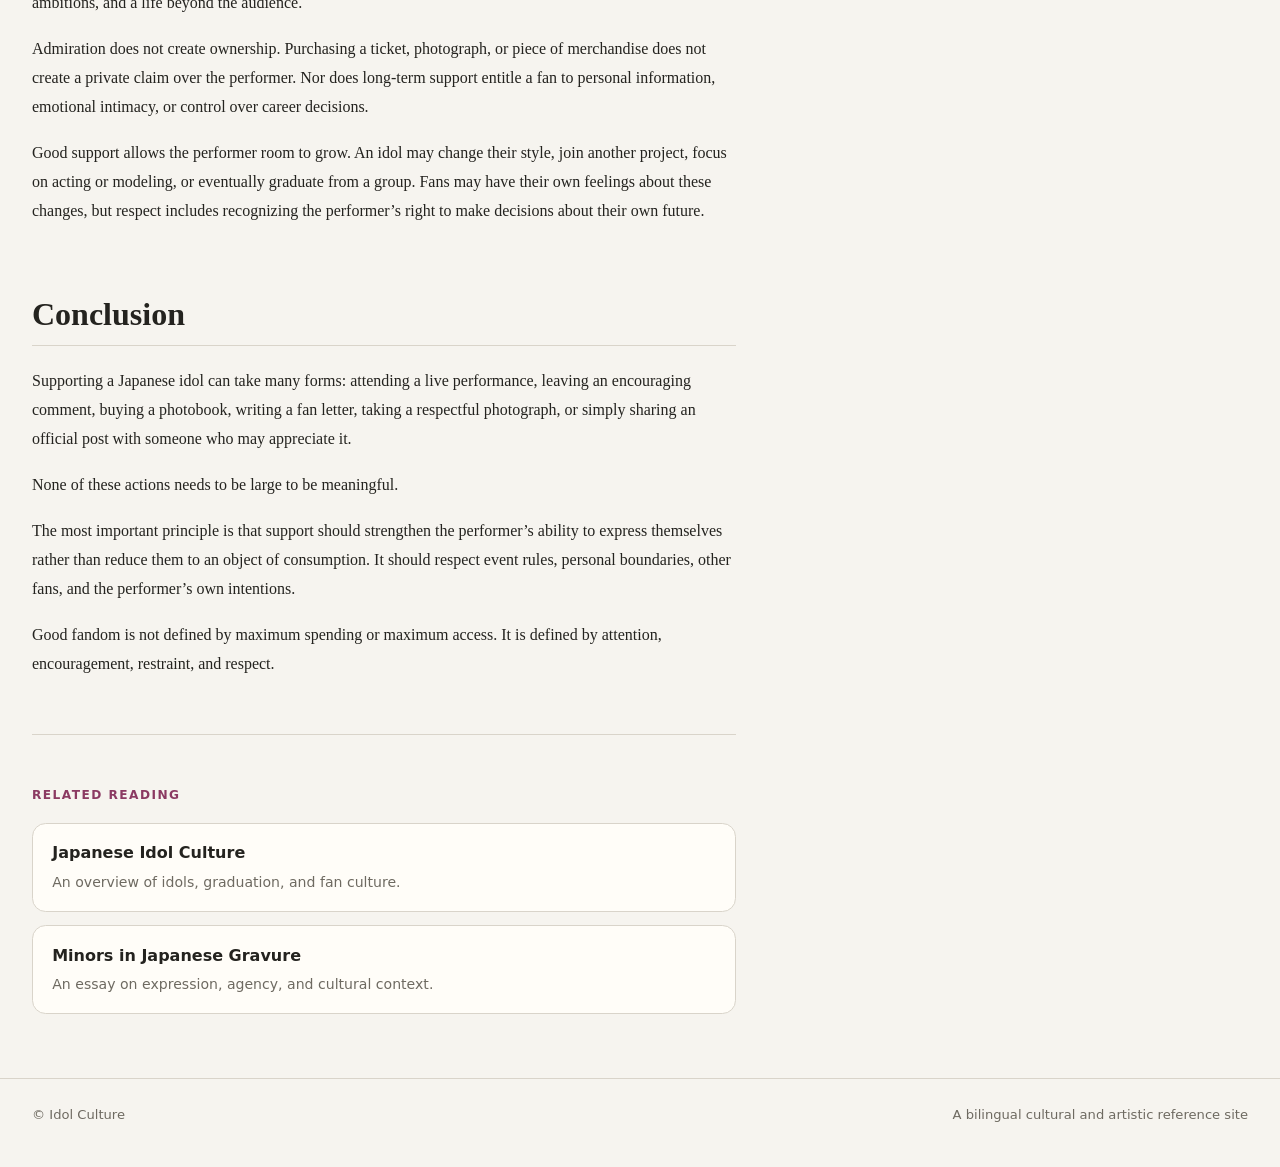
<file: en/supporting-an-idol/index.html>
<!doctype html>
<html lang="en">
<head>
  <meta charset="utf-8">
  <meta name="viewport" content="width=device-width, initial-scale=1">
  <title>How to Support a Japanese Idol: Encouragement, Etiquette, and Respect</title>
  <meta name="description" content="A practical cultural guide to supporting Japanese idols through social media, events, photography, fan letters, gifts, responsible spending, and respect for performers.">
  <meta name="theme-color" content="#171615" media="(prefers-color-scheme: dark)">
  <meta name="theme-color" content="#f6f4ef" media="(prefers-color-scheme: light)">
  <link rel="canonical" href="https://idol-culture.github.io/en/supporting-an-idol/">
  <link rel="alternate" hreflang="ja" href="https://idol-culture.github.io/supporting-an-idol/">
  <link rel="alternate" hreflang="en" href="https://idol-culture.github.io/en/supporting-an-idol/">
  <link rel="alternate" hreflang="x-default" href="https://idol-culture.github.io/supporting-an-idol/">
  <link rel="stylesheet" href="/styles.css">
  <script src="/script.js" defer></script>

  <meta property="og:type" content="article">
  <meta property="og:title" content="How to Support a Japanese Idol">
  <meta property="og:description" content="A practical cultural guide to supporting Japanese idols through social media, events, photography, fan letters, gifts, responsible spending, and respect for performers.">
  <meta property="og:url" content="https://idol-culture.github.io/en/supporting-an-idol/">
  <meta property="og:site_name" content="Idol Culture">

  <script type="application/ld+json">
{
  "@context": "https://schema.org",
  "@type": "Article",
  "headline": "How to Support a Japanese Idol: Encouragement, Etiquette, and Respect",
  "inLanguage": "en",
  "mainEntityOfPage": "https://idol-culture.github.io/en/supporting-an-idol/",
  "about": [
    "Japanese idols",
    "idol support",
    "fan culture",
    "event etiquette"
  ]
}
  </script>
</head>
<body>
  <a class="skip-link" href="#main">Skip to the article</a>

  <header class="site-header">
    <div class="header-inner">
      <a class="site-brand" href="/en/">Idol Culture</a>
      <div class="header-actions">
        <a class="ui-link" href="/supporting-an-idol/" hreflang="ja" lang="ja">日本語</a>
        <button class="theme-toggle" type="button" data-theme-toggle>Theme: system</button>
      </div>
    </div>
  </header>

  <main id="main" class="page-shell">
    <article class="article">
      <header>
        <p class="kicker">Fan culture and support</p>
        <h1>How to Support a Japanese Idol: Encouragement, Etiquette, and Respect</h1>
        <p class="dek">A practical guide to encouraging Japanese idols through social media, events, photography, and thoughtful participation while respecting performers and other fans.</p>
        <p class="article-meta">Last updated: July 2026</p>
      </header>

      <div class="lead-card" id="overview">
        <p>Supporting an idol does not necessarily require spending large amounts of money or attending every event. In many cases, small and sincere forms of encouragement can be meaningful.</p>
        <p>A kind comment on social media, a thoughtful fan letter, attendance at a concert, or simply continuing to follow and share a performer’s work can help create an atmosphere in which the idol feels seen and supported. This is especially valuable for emerging idols, models, actors, voice actors, and other performers whose audiences are still developing.</p>
        <p>Good support is not measured only by its size. It is measured by whether it respects the performer, contributes positively to their activities, and allows them to express the person and artist they wish to become.</p>
      </div>

      <section class="article-section" id="social-media">
        <h2>Everyday support on social media</h2>
        <p>In the age of social media, much of idol support takes place online.</p>
        <p>Fans may leave encouraging replies, congratulate a performer on a new appearance, or respond naturally to an everyday post. Simple messages such as “Good morning,” “Good work today,” or “Let’s do our best this week too” can communicate steady support without demanding attention in return.</p>
        <p>Admiration can also be expressed directly when it remains appropriate to the post. A fan might praise a performance, an outfit, a photograph, a song, or the effort behind a project. Comments are most meaningful when they are sincere and relate to what the performer has chosen to share.</p>
        <p>Liking and reposting official posts can also help. For a smaller group or an emerging performer, even modest circulation may introduce their work to new people. Sharing an announcement with someone who may genuinely be interested is often more useful than promoting it indiscriminately.</p>
        <p>Healthy online support should not create pressure. Repeated demands for replies, intrusive personal questions, sexual remarks, and excessive familiarity can make a public interaction uncomfortable. Following a performer does not create a private relationship or an entitlement to their attention.</p>
      </section>

      <section class="article-section" id="events">
        <h2>Attending concerts and events</h2>
        <p>For those who are able to attend, concerts, stage plays, livestreams, fan meetings, and other events provide a direct way to support a performer.</p>
        <p>The audience contributes not only through ticket sales, but also through presence. Applause, attentive listening, appropriate enthusiasm, and respect for the performance can create a supportive atmosphere for both the performer and the other fans.</p>
        <p>Many idol events are designed to be relatively accessible. Some groups offer small live performances, online events, merchandise sessions, or <i>cheki</i> photographs at prices intended to allow regular participation. Nevertheless, fans should attend according to their own circumstances rather than treating frequent attendance as an obligation.</p>
        <p>Each event may have its own rules. Organizers may specify where photography is allowed, how long a conversation may last, how queues should be formed, or what kinds of gifts can be accepted. Following these rules is part of supporting the performer.</p>
        <p>At an event where fans may speak briefly with an idol, respecting the time limit also means respecting the fans who are waiting afterward. A short, thoughtful comment is often more considerate than trying to prolong the interaction.</p>
      </section>

      <section class="article-section" id="photography">
        <h2>Photography as a form of support</h2>
        <p>Photography can be a meaningful part of supporting idols, models, actors, and other performers. A good photograph can communicate personality, fashion, expression, atmosphere, movement, or the character of a particular performance.</p>
        <p>The most respectful approach is to photograph the person they are trying to present.</p>
        <p>This means paying attention to the performer’s expression, styling, pose, and intended mood rather than reducing the image to an isolated body part. Deliberately sexualized angles, intrusive close-ups, humiliating crops, or photographs designed mainly to expose the performer can conflict with the purpose of the event and with the performer’s own self-presentation.</p>
        <p>This responsibility is especially important when the performer is a minor. Sexual remarks, requests for suggestive poses, or attempts to create sexualized photographs are inappropriate even when the performer is fully clothed. Images should not later be cropped, captioned, or reposted in a way that changes their meaning into something degrading or sexual.</p>
        <p>International fans may not always be familiar with the expectations surrounding Japanese idol and photography events. The best response is to observe carefully, read the organizer’s rules, and follow the standards established by the performer, agency, photographer, or venue.</p>
        <p>Respectful photography supports both the individual model and the wider culture in which legitimate portrait, fashion, performance, and gravure photography can exist.</p>
      </section>

      <section class="article-section" id="letters-and-gifts">
        <h2>Fan letters, messages, and gifts</h2>
        <p>A thoughtful fan letter can remain memorable even when it is simple. It may describe a performance that was personally meaningful, express appreciation for the performer’s effort, or offer encouragement for a future activity.</p>
        <p>Digital messages sometimes serve a similar role, although fans should check whether direct messages are welcomed or permitted. Some performers or agencies prefer communication through public replies, official forms, or letters delivered at events.</p>
        <p>Gifts may also be meaningful when they are permitted and chosen thoughtfully. A small item connected to the performer’s interests—such as merchandise featuring a favorite character—may feel more personal than something expensive.</p>
        <p>Agencies and organizers may restrict food, handmade items, oversized packages, expensive goods, or particular categories of gifts. These rules should be checked in advance. A gift is not supportive when it creates inconvenience, obligation, or concern.</p>
      </section>

      <section class="article-section" id="within-means">
        <h2>Supporting within one’s means</h2>
        <p>Supporting an idol does not mean spending the greatest possible amount of money.</p>
        <p>Tickets, merchandise, subscriptions, photobooks, <i>cheki</i>, and other purchases can help sustain a performer’s activities, but they should remain within the fan’s financial means. Support should not become a competition over who attends most often or spends the most.</p>
        <p>A fan who attends occasionally, leaves kind comments, shares official posts, or writes a sincere letter may still contribute something valuable. Consistent and respectful support is often more sustainable than intense spending followed by exhaustion or regret.</p>
        <p>The purpose of fandom should not be to prove devotion through sacrifice. It should be to appreciate the performer’s work while maintaining a healthy life outside the fandom as well.</p>
      </section>

      <section class="article-section" id="emerging-performers">
        <h2>Emerging performers and small communities</h2>
        <p>Small forms of support can be especially visible around beginner idols, independent models, young actors, local performers, and groups with modest audiences.</p>
        <p>A thoughtful comment may stand out more clearly. A repost may lead to a new follower. Attendance at a small event may noticeably improve the atmosphere in the room. A fan letter may reassure a performer that their work has reached someone.</p>
        <p>This does not mean that fans are responsible for a performer’s emotional well-being or career success. It means that modest acts can have greater significance than their scale suggests.</p>
        <p>Support is most valuable when it is freely given rather than used to demand recognition, access, affection, or influence in return.</p>
      </section>

      <section class="article-section" id="person">
        <h2>Respecting the person behind the public role</h2>
        <p>An idol is a public performer, but also an individual person with boundaries, preferences, changing ambitions, and a life beyond the audience.</p>
        <p>Admiration does not create ownership. Purchasing a ticket, photograph, or piece of merchandise does not create a private claim over the performer. Nor does long-term support entitle a fan to personal information, emotional intimacy, or control over career decisions.</p>
        <p>Good support allows the performer room to grow. An idol may change their style, join another project, focus on acting or modeling, or eventually graduate from a group. Fans may have their own feelings about these changes, but respect includes recognizing the performer’s right to make decisions about their own future.</p>
      </section>

      <section class="article-section" id="conclusion">
        <h2>Conclusion</h2>
        <p>Supporting a Japanese idol can take many forms: attending a live performance, leaving an encouraging comment, buying a photobook, writing a fan letter, taking a respectful photograph, or simply sharing an official post with someone who may appreciate it.</p>
        <p>None of these actions needs to be large to be meaningful.</p>
        <p>The most important principle is that support should strengthen the performer’s ability to express themselves rather than reduce them to an object of consumption. It should respect event rules, personal boundaries, other fans, and the performer’s own intentions.</p>
        <p>Good fandom is not defined by maximum spending or maximum access. It is defined by attention, encouragement, restraint, and respect.</p>
      </section>

      <aside class="related-reading" aria-label="Related reading">
        <p class="related-label">Related reading</p>
        <a class="related-card" href="/en/">
          <span class="related-title">Japanese Idol Culture</span>
          <span>An overview of idols, graduation, and fan culture.</span>
        </a>
        <a class="related-card" href="/en/gravure-and-minors/">
          <span class="related-title">Minors in Japanese Gravure</span>
          <span>An essay on expression, agency, and cultural context.</span>
        </a>
      </aside>
    </article>

    <nav class="toc" aria-label="Contents">
      <p class="toc-title">Contents</p>
      <ol>
        <li><a href="#social-media">Everyday support on social media</a></li>
        <li><a href="#events">Attending concerts and events</a></li>
        <li><a href="#photography">Photography as a form of support</a></li>
        <li><a href="#letters-and-gifts">Fan letters, messages, and gifts</a></li>
        <li><a href="#within-means">Supporting within one’s means</a></li>
        <li><a href="#emerging-performers">Emerging performers and small communities</a></li>
        <li><a href="#person">Respecting the person behind the public role</a></li>
        <li><a href="#conclusion">Conclusion</a></li>
      </ol>
    </nav>
  </main>

  <footer class="site-footer">
    <div class="footer-inner">
      <span>© Idol Culture</span>
      <span>A bilingual cultural and artistic reference site</span>
    </div>
  </footer>
</body>
</html>
</file>
<file: styles.css>
:root {
  color-scheme: light dark;
  --bg: #f6f4ef;
  --surface: #fffdf8;
  --text: #24231f;
  --muted: #6e6a61;
  --line: #d9d4ca;
  --accent: #8b3a62;
  --accent-soft: #f1e3ea;
  --shadow: 0 14px 40px rgb(41 34 28 / 0.08);
  --max-width: 76rem;
  --reading-width: 44rem;
  --radius: 1rem;
  --font-ui: Inter, ui-sans-serif, system-ui, -apple-system, BlinkMacSystemFont, "Segoe UI", sans-serif;
  --font-body: "Iowan Old Style", "Palatino Linotype", "Yu Mincho", "Hiragino Mincho ProN", "Noto Serif JP", serif;
}

html[data-theme="light"] {
  color-scheme: light;
}

html[data-theme="dark"] {
  color-scheme: dark;
  --bg: #171615;
  --surface: #201f1d;
  --text: #f2eee7;
  --muted: #b9b2a8;
  --line: #3a3834;
  --accent: #e0a5c1;
  --accent-soft: #352731;
  --shadow: 0 14px 44px rgb(0 0 0 / 0.3);
}

@media (prefers-color-scheme: dark) {
  html:not([data-theme="light"]):not([data-theme="dark"]) {
    color-scheme: dark;
    --bg: #171615;
    --surface: #201f1d;
    --text: #f2eee7;
    --muted: #b9b2a8;
    --line: #3a3834;
    --accent: #e0a5c1;
    --accent-soft: #352731;
    --shadow: 0 14px 44px rgb(0 0 0 / 0.3);
  }
}

* {
  box-sizing: border-box;
}

html {
  scroll-behavior: smooth;
  text-size-adjust: 100%;
}

body {
  margin: 0;
  background: var(--bg);
  color: var(--text);
  font-family: var(--font-body);
  line-height: 1.82;
}

a {
  color: var(--accent);
  text-decoration-thickness: 0.08em;
  text-underline-offset: 0.18em;
}

a:hover {
  text-decoration-thickness: 0.13em;
}

button,
input,
select {
  font: inherit;
}

.skip-link {
  position: fixed;
  top: 0.75rem;
  left: 0.75rem;
  z-index: 100;
  transform: translateY(-160%);
  padding: 0.65rem 0.9rem;
  border-radius: 0.6rem;
  background: var(--text);
  color: var(--bg);
  font-family: var(--font-ui);
}

.skip-link:focus {
  transform: translateY(0);
}

.site-header {
  position: sticky;
  top: 0;
  z-index: 20;
  border-bottom: 1px solid color-mix(in srgb, var(--line) 85%, transparent);
  background: color-mix(in srgb, var(--bg) 88%, transparent);
  backdrop-filter: blur(14px);
}

.header-inner {
  width: min(calc(100% - 2rem), var(--max-width));
  min-height: 4rem;
  margin-inline: auto;
  display: flex;
  align-items: center;
  justify-content: space-between;
  gap: 1rem;
}

.site-brand {
  color: var(--text);
  font-family: var(--font-ui);
  font-size: 0.96rem;
  font-weight: 700;
  letter-spacing: 0.015em;
  text-decoration: none;
}

.header-actions {
  display: flex;
  align-items: center;
  gap: 0.5rem;
  font-family: var(--font-ui);
}

.ui-link,
.theme-toggle {
  display: inline-flex;
  align-items: center;
  justify-content: center;
  min-height: 2.4rem;
  padding: 0.45rem 0.72rem;
  border: 1px solid var(--line);
  border-radius: 999px;
  background: var(--surface);
  color: var(--text);
  font-size: 0.84rem;
  line-height: 1;
  text-decoration: none;
  cursor: pointer;
}

.ui-link:hover,
.theme-toggle:hover {
  border-color: var(--accent);
}

.page-shell {
  width: min(calc(100% - 2rem), var(--max-width));
  margin-inline: auto;
  padding: clamp(2.5rem, 6vw, 5.5rem) 0 4rem;
  display: grid;
  grid-template-columns: minmax(0, 1fr) 15rem;
  gap: clamp(2rem, 5vw, 5rem);
  align-items: start;
}

.article {
  min-width: 0;
  max-width: var(--reading-width);
}

.kicker {
  margin: 0 0 0.75rem;
  color: var(--accent);
  font-family: var(--font-ui);
  font-size: 0.76rem;
  font-weight: 800;
  letter-spacing: 0.16em;
  text-transform: uppercase;
}

h1,
h2,
h3 {
  line-height: 1.22;
  text-wrap: balance;
}

h1 {
  margin: 0;
  font-family: var(--font-body);
  font-size: clamp(2.45rem, 7vw, 5rem);
  font-weight: 650;
  letter-spacing: -0.035em;
}

.dek {
  max-width: 40rem;
  margin: 1.35rem 0 0;
  color: var(--muted);
  font-size: clamp(1.05rem, 2.2vw, 1.25rem);
  line-height: 1.7;
}

.article-meta {
  margin: 1.4rem 0 0;
  color: var(--muted);
  font-family: var(--font-ui);
  font-size: 0.82rem;
}

.lead-card {
  margin: 2.4rem 0 0;
  padding: clamp(1.2rem, 3vw, 1.75rem);
  border: 1px solid var(--line);
  border-radius: var(--radius);
  background: var(--surface);
  box-shadow: var(--shadow);
}

.lead-card p:first-child {
  margin-top: 0;
}

.lead-card p:last-child {
  margin-bottom: 0;
}

.article-section {
  padding-top: 3.3rem;
  scroll-margin-top: 5.5rem;
}

.article-section h2 {
  margin: 0 0 1.25rem;
  padding-bottom: 0.7rem;
  border-bottom: 1px solid var(--line);
  font-size: clamp(1.55rem, 3vw, 2rem);
}

.article p {
  margin: 1.05rem 0;
}

.term {
  font-weight: 700;
}

.toc {
  position: sticky;
  top: 6rem;
  padding: 1rem 0 0.25rem;
  font-family: var(--font-ui);
}

.toc-title {
  margin: 0 0 0.75rem;
  color: var(--muted);
  font-size: 0.74rem;
  font-weight: 800;
  letter-spacing: 0.12em;
  text-transform: uppercase;
}

.toc ol {
  margin: 0;
  padding-left: 1.15rem;
}

.toc li {
  margin: 0.5rem 0;
  color: var(--muted);
  font-size: 0.88rem;
  line-height: 1.45;
}

.toc a {
  color: inherit;
  text-decoration: none;
}

.toc a:hover,
.toc a[aria-current="true"] {
  color: var(--accent);
}


.related-reading {
  margin-top: 3.5rem;
  padding-top: 2rem;
  border-top: 1px solid var(--line);
}

.related-reading h2 {
  margin: 0 0 1rem;
  font-size: clamp(1.35rem, 2.5vw, 1.75rem);
}

.related-label {
  margin: 0 0 0.8rem;
  color: var(--accent);
  font-family: var(--font-ui);
  font-size: 0.76rem;
  font-weight: 800;
  letter-spacing: 0.12em;
  text-transform: uppercase;
}

.related-grid {
  display: grid;
  gap: 0.9rem;
}

.related-card {
  display: flex;
  flex-direction: column;
  gap: 0.35rem;
  margin-top: 0.8rem;
  padding: 1.1rem 1.2rem;
  border: 1px solid var(--line);
  border-radius: 0.85rem;
  background: var(--surface);
  color: var(--text);
  font-family: var(--font-ui);
  line-height: 1.55;
  text-decoration: none;
  transition: border-color 160ms ease, transform 160ms ease, box-shadow 160ms ease;
}

.related-grid .related-card {
  margin-top: 0;
}

.related-card:hover {
  border-color: var(--accent);
  transform: translateY(-2px);
  box-shadow: var(--shadow);
}

.related-title,
.related-card-title {
  color: var(--text);
  font-size: 1rem;
  font-weight: 750;
}

.related-card-description,
.related-card > span:not(.related-title):not(.related-card-title):not(.related-card-action) {
  color: var(--muted);
  font-size: 0.88rem;
}

.related-card-action {
  margin-top: 0.25rem;
  color: var(--accent);
  font-size: 0.82rem;
  font-weight: 700;
}

.source-link {
  white-space: nowrap;
  font-family: var(--font-ui);
  font-size: 0.82em;
}

.site-footer {
  border-top: 1px solid var(--line);
  font-family: var(--font-ui);
}

.footer-inner {
  width: min(calc(100% - 2rem), var(--max-width));
  margin-inline: auto;
  padding: 1.5rem 0 2.5rem;
  display: flex;
  justify-content: space-between;
  gap: 1rem;
  color: var(--muted);
  font-size: 0.82rem;
}

@media (max-width: 860px) {
  .page-shell {
    grid-template-columns: 1fr;
  }

  .article {
    max-width: none;
  }

  .toc {
    position: static;
    order: -1;
    padding: 1rem;
    border: 1px solid var(--line);
    border-radius: 0.8rem;
    background: var(--surface);
  }
}

@media (max-width: 560px) {
  .header-inner {
    min-height: 3.65rem;
  }

  .site-brand {
    max-width: 12rem;
    overflow: hidden;
    text-overflow: ellipsis;
    white-space: nowrap;
  }

  .ui-link,
  .theme-toggle {
    min-height: 2.15rem;
    padding-inline: 0.58rem;
    font-size: 0.78rem;
  }

  .page-shell {
    width: min(calc(100% - 1.25rem), var(--max-width));
    padding-top: 2rem;
  }

  .footer-inner {
    flex-direction: column;
  }
}

@media (prefers-reduced-motion: reduce) {
  html {
    scroll-behavior: auto;
  }

  *,
  *::before,
  *::after {
    animation-duration: 0.01ms !important;
    animation-iteration-count: 1 !important;
    transition-duration: 0.01ms !important;
  }
}
</file>
